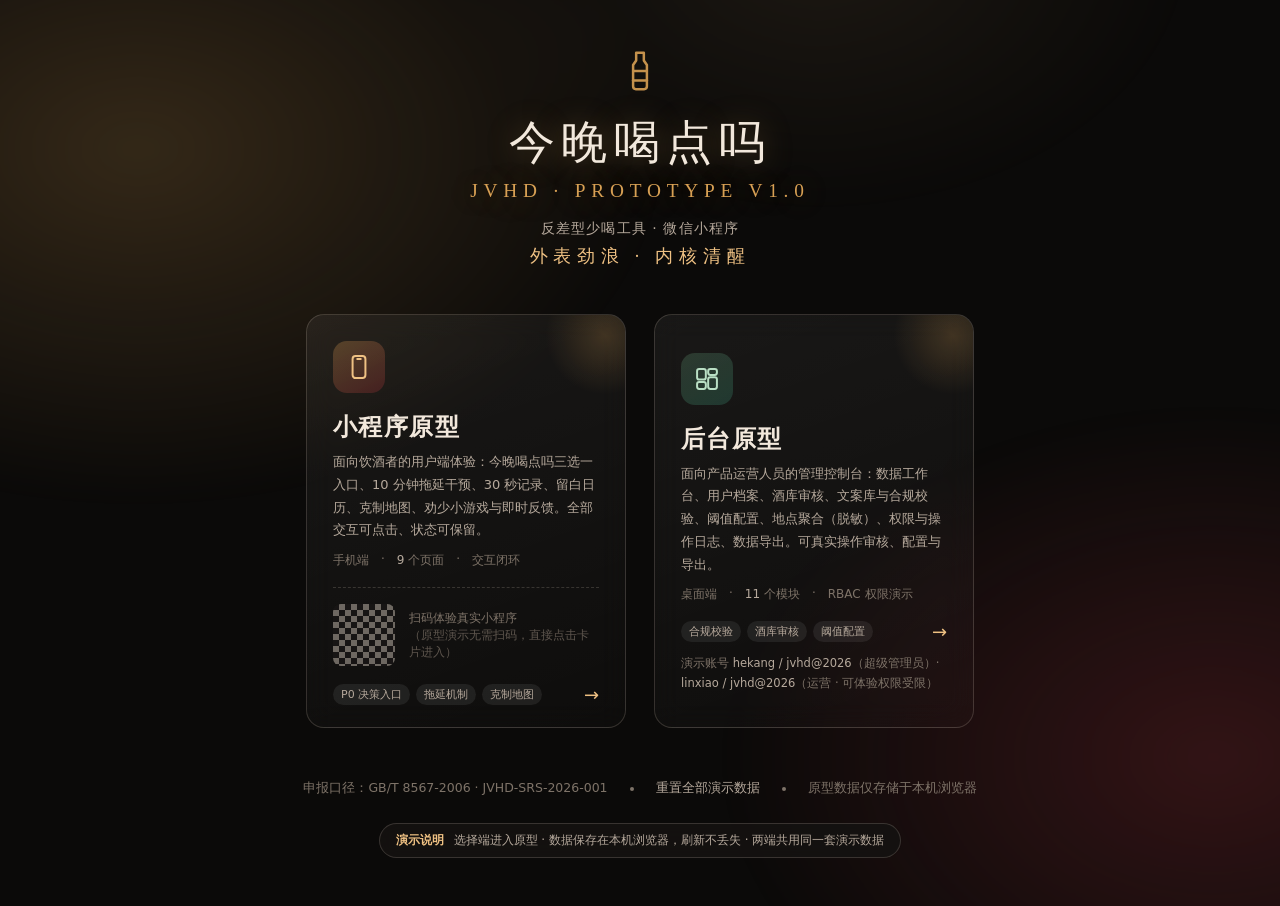
<file: index.html>
<!DOCTYPE html>
<html lang="zh-CN">
<head>
<meta charset="UTF-8">
<meta name="viewport" content="width=device-width, initial-scale=1">
<title>今晚喝点吗 · 产品原型</title>
<link rel="stylesheet" href="css/common.css?v=6">
<style>
  .launch-brand .logo-bottle { width: 46px; height: 46px; color: var(--wk-amber); display: block; margin: 0 auto 18px; opacity: .9; }
  .entry-card .meta { margin-top: 10px; font-size: 12px; color: var(--wk-text-3); display: flex; gap: 12px; }
  .entry-card .meta b { color: var(--wk-text-2); font-weight: 500; }
  .legend { display: none; }
</style>
</head>
<body>
<div class="launch">
  <div class="launch-brand">
    <svg class="logo-bottle" viewBox="0 0 24 24" fill="none" stroke="currentColor" stroke-width="1.3" stroke-linecap="round" stroke-linejoin="round">
      <path d="M10 2.5h4v4l1.6 2.4V20a1.5 1.5 0 0 1-1.5 1.5h-4.2A1.5 1.5 0 0 1 8.4 20V8.9L10 6.5v-4Z"/>
      <path d="M8.4 12h7.2"/><path d="M8.4 17h7.2"/>
    </svg>
    <div class="mark">今晚喝点吗<small>JVHD · PROTOTYPE V1.0</small></div>
    <div class="sub">反差型少喝工具 · 微信小程序</div>
    <div class="tagline">外表劲浪 · 内核清醒</div>
  </div>

  <div class="entry-grid">
    <button class="entry-card mini" data-go="mini">
      <span class="ec-corner"></span>
      <div class="ec-icon" id="ec-mini"></div>
      <h3>小程序原型</h3>
      <p>面向饮酒者的用户端体验：今晚喝点吗三选一入口、10 分钟拖延干预、30 秒记录、留白日历、克制地图、劝少小游戏与即时反馈。全部交互可点击、状态可保留。</p>
      <div class="meta"><span>手机端</span><span>·</span><span><b>9</b> 个页面</span><span>·</span><span>交互闭环</span></div>
      <div class="launch-qr">
        <div class="qr"></div>
        <div>扫码体验真实小程序<br><span style="opacity:.7">（原型演示无需扫码，直接点击卡片进入）</span></div>
      </div>
      <div class="ec-foot"><div class="ec-tags"><span class="ec-tag">P0 决策入口</span><span class="ec-tag">拖延机制</span><span class="ec-tag">克制地图</span></div><span class="ec-arrow">→</span></div>
    </button>

    <button class="entry-card admin" data-go="admin">
      <span class="ec-corner"></span>
      <div class="ec-icon" id="ec-admin"></div>
      <h3>后台原型</h3>
      <p>面向产品运营人员的管理控制台：数据工作台、用户档案、酒库审核、文案库与合规校验、阈值配置、地点聚合（脱敏）、权限与操作日志、数据导出。可真实操作审核、配置与导出。</p>
      <div class="meta"><span>桌面端</span><span>·</span><span><b>11</b> 个模块</span><span>·</span><span>RBAC 权限演示</span></div>
      <div class="ec-foot"><div class="ec-tags"><span class="ec-tag">合规校验</span><span class="ec-tag">酒库审核</span><span class="ec-tag">阈值配置</span></div><span class="ec-arrow">→</span></div>
      <div class="ec-acc">演示账号 <b>hekang / jvhd@2026</b>（超级管理员）· <b>linxiao / jvhd@2026</b>（运营 · 可体验权限受限）</div>
    </button>
  </div>

  <div class="launch-foot">
    <span>申报口径：GB/T 8567-2006 · JVHD-SRS-2026-001</span>
    <span class="dot"></span>
    <a href="#" id="reset-all" style="color:var(--wk-text-2); text-decoration:none;">重置全部演示数据</a>
    <span class="dot"></span>
    <span>原型数据仅存储于本机浏览器</span>
  </div>
</div>

<script src="js/core.js?v=13"></script>
<script>
  document.getElementById('ec-mini').innerHTML = Core.icon('phone', 28);
  document.getElementById('ec-admin').innerHTML = Core.icon('dashboard', 28);

  document.querySelectorAll('[data-go]').forEach(el => {
    el.addEventListener('click', () => {
      location.href = el.dataset.go + '/index.html';
    });
  });
  document.getElementById('reset-all').addEventListener('click', (e) => {
    e.preventDefault();
    Core.modal({
      title: '重置演示数据',
      body: '将清空本机保存的所有原型操作数据（记录、审核结果、阈值修改、登录状态等），恢复到初始演示状态。确定继续吗？',
      actions: [
        { label: '取消' },
        { label: '重置全部', cls: 'danger', onClick: () => { Core.resetAll(); Core.toast('已重置全部演示数据', { icon: 'check' }); } },
      ],
    });
  });

  // 演示提示
  const tip = document.createElement('div');
  tip.className = 'demo-tip';
  tip.innerHTML = '<b>演示说明</b> 选择端进入原型 · 数据保存在本机浏览器，刷新不丢失 · 两端共用同一套演示数据';
  document.querySelector('.launch, main').appendChild(tip);
</script>
</body>
</html>
</file>
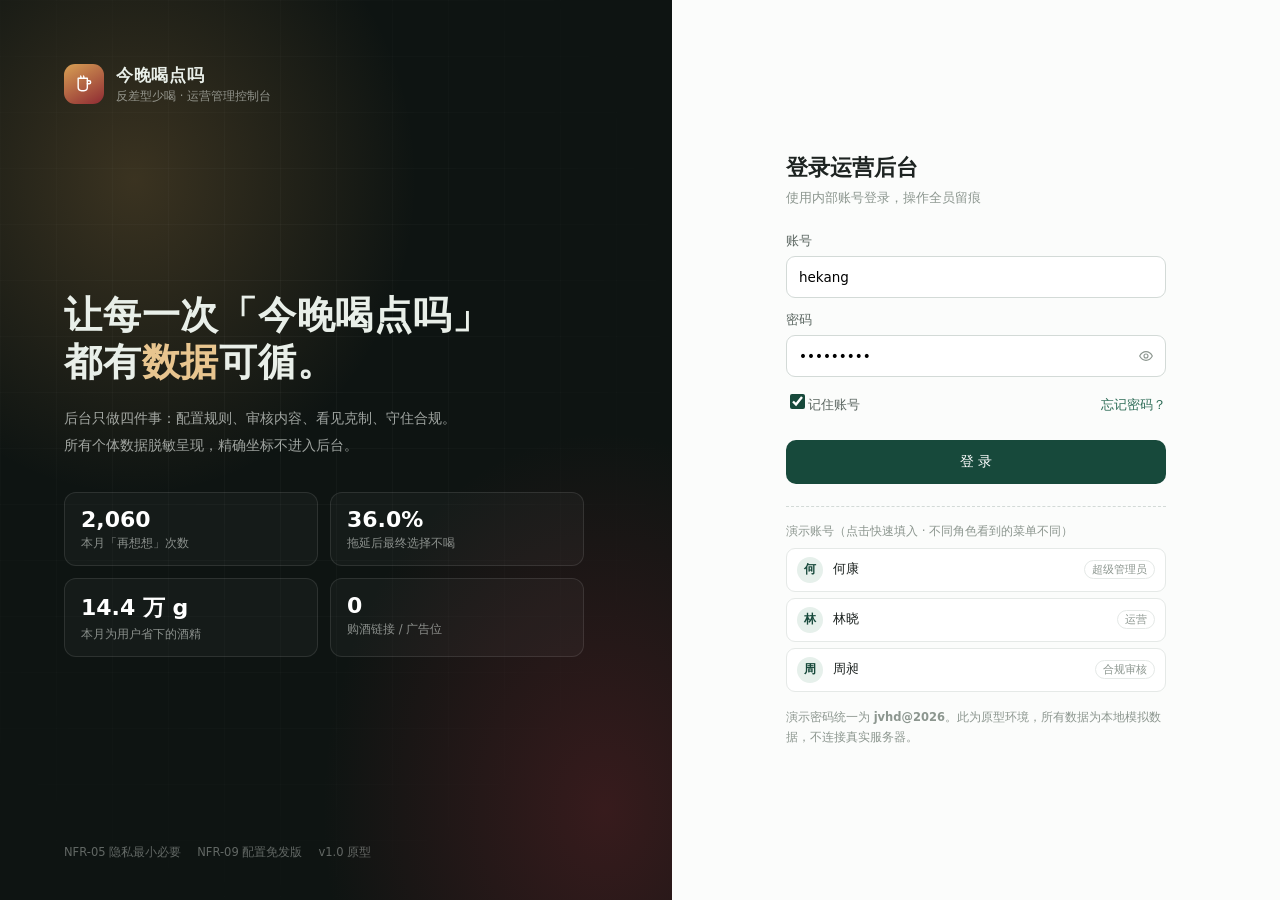
<file: admin/index.html>
<!DOCTYPE html>
<html lang="zh-CN">
<head>
<meta charset="UTF-8" />
<meta name="viewport" content="width=device-width, initial-scale=1" />
<title>今晚喝点吗 · 运营后台原型</title>
<link rel="stylesheet" href="../css/common.css?v=6" />
<link rel="stylesheet" href="../css/admin.css?v=5" />
</head>
<body>
<div id="app"></div>

<script src="../js/core.js?v=13"></script>
<script src="../js/mock.js?v=11"></script>
<script src="./app.js?v=5"></script>
</body>
</html>
</file>
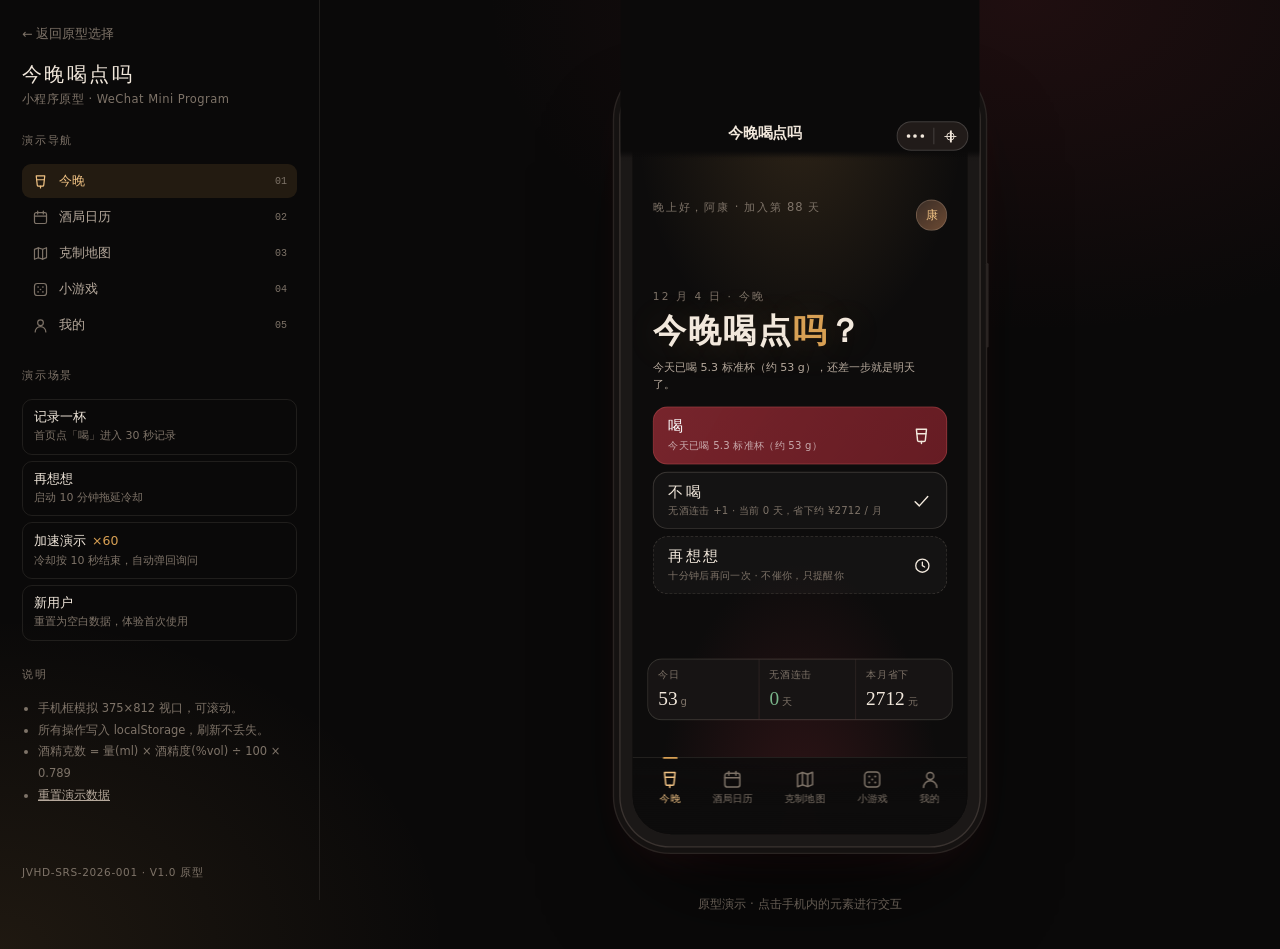
<file: mini/index.html>
<!DOCTYPE html>
<html lang="zh-CN">
<head>
<meta charset="UTF-8">
<meta name="viewport" content="width=device-width, initial-scale=1">
<title>今晚喝点吗 · 小程序原型</title>
<link rel="stylesheet" href="../css/common.css?v=6">
<link rel="stylesheet" href="../css/mini.css?v=21">
</head>
<body>
<div class="stage">
  <aside class="stage-side">
    <a class="stage-back" href="../index.html">← 返回原型选择</a>
    <div class="stage-title">
      <div class="st-mark">今晚喝点吗</div>
      <div class="st-sub">小程序原型 · WeChat Mini Program</div>
    </div>

    <div class="stage-sec">演示导航</div>
    <div class="stage-nav" id="stage-nav"></div>

    <div class="stage-sec">演示场景</div>
    <div class="stage-scenes">
      <button class="sc" data-scene="drink"><b>记录一杯</b><span>首页点「喝」进入 30 秒记录</span></button>
      <button class="sc" data-scene="cooldown"><b>再想想</b><span>启动 10 分钟拖延冷却</span></button>
      <button class="sc" data-scene="fuel"><span style="display:flex;gap:6px;align-items:center"><b>加速演示</b><b style="color:var(--wk-amber)">×60</b></span><span>冷却按 10 秒结束，自动弹回询问</span></button>
      <button class="sc" data-scene="newuser"><b>新用户</b><span>重置为空白数据，体验首次使用</span></button>
    </div>

    <div class="stage-sec">说明</div>
    <ul class="stage-notes">
      <li>手机框模拟 375×812 视口，可滚动。</li>
      <li>所有操作写入 localStorage，刷新不丢失。</li>
      <li>酒精克数 = 量(ml) × 酒精度(%vol) ÷ 100 × 0.789</li>
      <li><a href="#" data-reset>重置演示数据</a></li>
    </ul>
    <div class="stage-foot">JVHD-SRS-2026-001 · V1.0 原型</div>
  </aside>

  <main class="stage-main">
    <div class="phone-wrap">
      <div class="phone">
        <div class="phone-sb">
          <span class="sb-time" id="sb-time">21:12</span>
          <span class="sb-island"></span>
          <span class="sb-icons">
            <svg width="17" height="11" viewBox="0 0 17 11" fill="currentColor"><rect x="0" y="7" width="3" height="4" rx="1"/><rect x="4.5" y="5" width="3" height="6" rx="1"/><rect x="9" y="2.5" width="3" height="8.5" rx="1"/><rect x="13.5" y="0" width="3" height="11" rx="1" opacity=".45"/></svg>
            <svg width="16" height="11" viewBox="0 0 16 11" fill="none" stroke="currentColor" stroke-width="1.3" stroke-linecap="round"><path d="M1 3.6a10 10 0 0 1 14 0"/><path d="M3.4 6.2a6.6 6.6 0 0 1 9.2 0"/><path d="M5.8 8.7a3.2 3.2 0 0 1 4.4 0"/></svg>
            <svg width="25" height="12" viewBox="0 0 25 12" fill="none"><rect x=".6" y=".6" width="21" height="10.8" rx="3" stroke="currentColor" opacity=".45"/><rect x="2.3" y="2.3" width="15" height="7.4" rx="1.8" fill="currentColor"/><path d="M23 4.2v3.6a1.9 1.9 0 0 0 0-3.6Z" fill="currentColor" opacity=".45"/></svg>
          </span>
        </div>

        <div class="phone-body" id="mini-root">
          <div class="mini-loading">加载中…</div>
        </div>

        <div id="mini-modal-n" style="display:none">0</div>
        <div class="phone-topbar">
          <div class="phone-shade"></div>
          <div class="pt-bg"></div>
          <span class="pc-title" id="pc-title">今晚喝点吗</span>
          <button class="pc-dots" id="pc-menu" title="小程序菜单（模拟）">
            <svg width="18" height="18" viewBox="0 0 18 18"><circle cx="9" cy="9" r="7.6" stroke="currentColor" stroke-width="1.2" fill="none"/><circle cx="6.2" cy="9" r="1.05" fill="currentColor"/><circle cx="9" cy="9" r="1.05" fill="currentColor"/><circle cx="11.8" cy="9" r="1.05" fill="currentColor"/></svg>
          </button>
          <span class="pc-capsule"><span class="dots3"><i></i><i></i><i></i></span><span class="sep"></span><span class="target"><i></i></span></span>
        </div>
      </div>
      <div class="phone-hint" id="phone-hint">原型演示 · 点击手机内的元素进行交互</div>
    </div>
  </main>
</div>

<script src="../js/core.js?v=13"></script>
<script src="../js/mock.js?v=11"></script>
<script src="app.js?v=13"></script>
</body>
</html>
</file>
<file: css/common.css>
/* ============================================================
   今晚喝点吗 · 产品原型 公共样式
   两套设计语言：小程序端（暗色酒单 / 酒红琥珀）、后台端（浅色工作台 / 墨绿）
   ============================================================ */
:root {
  --serif: "Songti SC", "STSong", "Noto Serif SC", "Source Han Serif SC", Georgia, serif;
  --sans: "PingFang SC", "Hiragino Sans GB", "Microsoft YaHei", "Noto Sans SC", system-ui, -apple-system, sans-serif;
  --mono: "SF Mono", "JetBrains Mono", Menlo, Consolas, monospace;

  /* 小程序端 */
  --wk-bg: #0d0c0c;
  --wk-bg-2: #151313;
  --wk-card: #1d1a19;
  --wk-card-2: #262120;
  --wk-line: rgba(255, 236, 214, .09);
  --wk-line-2: rgba(255, 236, 214, .16);
  --wk-text: #f2e8dc;
  --wk-text-2: #b6a99c;
  --wk-text-3: #7e7368;
  --wk-amber: #d8a054;
  --wk-amber-2: #efc183;
  --wk-wine: #8e2a33;
  --wk-wine-2: #b04048;
  --wk-green: #79b58a;

  /* 后台端 */
  --ad-bg: #f3f5f4;
  --ad-card: #ffffff;
  --ad-line: #e5e9e7;
  --ad-line-2: #d3dad7;
  --ad-text: #1d2321;
  --ad-text-2: #5b6661;
  --ad-text-3: #8c968f;
  --ad-primary: #17493b;
  --ad-primary-2: #2f6d58;
  --ad-primary-soft: #e6f0eb;
  --ad-amber: #c98a2e;
  --ad-amber-soft: #fbf1de;
  --ad-red: #c1443c;
  --ad-red-soft: #fbeceb;
  --ad-green: #2f7d52;
  --ad-green-soft: #e6f3ea;
  --ad-blue: #2f6299;
  --ad-blue-soft: #e9f0f8;

  --radius: 12px;
  --shadow-pop: 0 24px 60px -20px rgba(0, 0, 0, .45);
}

* { box-sizing: border-box; }
html, body { margin: 0; padding: 0; }
body {
  font-family: var(--sans);
  -webkit-font-smoothing: antialiased;
  text-rendering: optimizeLegibility;
  color: var(--ad-text);
  background: #fff;
}
button { font-family: inherit; cursor: pointer; border: none; background: none; color: inherit; }
input, select, textarea { font-family: inherit; }
a { color: inherit; }
.hidden { display: none !important; }

/* ---------- Toast ---------- */
.toast-wrap {
  position: fixed; left: 50%; top: 84px; transform: translateX(-50%);
  z-index: 99999; display: flex; flex-direction: column; gap: 8px; align-items: center;
  pointer-events: none;
}
/* 小程序舞台内：跟随手机壳居中偏下，避免遮挡 tabbar */
.toast-wrap.in-phone { top: auto; bottom: 132px; left: 0; right: 0; transform: none; }
.phone .toast { max-width: 300px; text-align: center; font-size: 12.5px; }
.toast {
  background: rgba(24, 24, 24, .92); color: #fff; font-size: 13px;
  padding: 10px 16px; border-radius: 999px; max-width: 80vw;
  box-shadow: 0 10px 30px -10px rgba(0, 0, 0, .5);
  animation: toastIn .22s ease, toastOut .3s ease 2.1s forwards;
  display: flex; align-items: center; gap: 8px;
}
.toast .ti { width: 16px; height: 16px; }
@keyframes toastIn { from { opacity: 0; transform: translateY(8px); } to { opacity: 1; transform: none; } }
@keyframes toastOut { to { opacity: 0; transform: translateY(-6px); } }

/* ---------- 通用弹窗（后台复用） ---------- */
.modal-mask {
  position: fixed; inset: 0; background: rgba(15, 20, 18, .42);
  display: flex; align-items: center; justify-content: center; z-index: 9000;
  animation: fadeIn .16s ease; padding: 24px;
}
@keyframes fadeIn { from { opacity: 0; } to { opacity: 1; } }
.modal {
  background: #fff; border-radius: 14px; width: 520px; max-width: 100%;
  max-height: 86vh; display: flex; flex-direction: column;
  box-shadow: 0 30px 80px -30px rgba(0, 0, 0, .4);
  animation: modalIn .2s cubic-bezier(.2, .9, .3, 1.2);
}
@keyframes modalIn { from { opacity: 0; transform: translateY(12px) scale(.98); } to { opacity: 1; transform: none; } }
.modal-header { padding: 18px 22px 12px; font-size: 16px; font-weight: 600; display: flex; justify-content: space-between; align-items: center; }
.modal-body { padding: 4px 22px 8px; overflow: auto; font-size: 13.5px; color: var(--ad-text-2); line-height: 1.7; }
.modal-footer { padding: 14px 22px 18px; display: flex; justify-content: flex-end; gap: 10px; }
.btn {
  height: 34px; padding: 0 16px; border-radius: 8px; font-size: 13px; font-weight: 500;
  border: 1px solid var(--ad-line-2); background: #fff; color: var(--ad-text);
  transition: all .15s ease; display: inline-flex; align-items: center; gap: 6px; white-space: nowrap;
}
.btn:hover { border-color: var(--ad-text-3); }
.btn.primary { background: var(--ad-primary); border-color: var(--ad-primary); color: #fff; }
.btn.primary:hover { background: var(--ad-primary-2); border-color: var(--ad-primary-2); }
.btn.danger { color: var(--ad-red); border-color: #ecc9c6; }
.btn.danger:hover { background: var(--ad-red-soft); }
.btn.ghost { border-color: transparent; background: transparent; color: var(--ad-text-2); }
.btn.ghost:hover { background: var(--ad-bg); }
.btn.sm { height: 28px; padding: 0 10px; font-size: 12px; }
.btn[disabled] { opacity: .45; cursor: not-allowed; }

/* ---------- 滚动条（后台） ---------- */
.ma-scroll::-webkit-scrollbar { width: 8px; height: 8px; }
.ma-scroll::-webkit-scrollbar-thumb { background: #cdd5d1; border-radius: 8px; }
.ma-scroll::-webkit-scrollbar-track { background: transparent; }

/* ============================================================
   启动页 index
   ============================================================ */
.launch {
  min-height: 100vh; background: #0b0a09; color: var(--wk-text);
  position: relative; overflow: hidden;
  display: flex; flex-direction: column; align-items: center; justify-content: center;
  padding: 48px 24px;
}
.launch::before {
  content: ""; position: absolute; inset: -20%;
  background:
    radial-gradient(42% 40% at 22% 26%, rgba(216, 160, 84, .20), transparent 70%),
    radial-gradient(38% 38% at 82% 74%, rgba(142, 42, 51, .30), transparent 72%),
    radial-gradient(30% 30% at 60% 10%, rgba(239, 193, 131, .08), transparent 70%);
  filter: blur(10px);
  animation: glow 16s ease-in-out infinite alternate;
}
@keyframes glow { from { transform: scale(1) translate(0, 0); } to { transform: scale(1.08) translate(2%, -2%); } }
.launch > * { position: relative; z-index: 1; }
.launch-brand { text-align: center; margin-bottom: 46px; }
.launch-brand .mark {
  font-family: var(--serif); font-size: 46px; letter-spacing: .14em; color: var(--wk-text);
  text-shadow: 0 2px 30px rgba(216, 160, 84, .35);
}
.launch-brand .mark small { font-size: .42em; color: var(--wk-amber); letter-spacing: .3em; display: block; margin-top: 6px; }
.launch-brand .sub { margin-top: 18px; font-size: 14px; color: var(--wk-text-2); letter-spacing: .08em; }
.launch-brand .tagline { margin-top: 6px; font-family: var(--serif); font-size: 18px; color: var(--wk-amber-2); letter-spacing: .32em; }
.entry-grid { display: grid; grid-template-columns: repeat(2, 320px); gap: 28px; }
.entry-card {
  border: 1px solid var(--wk-line-2); border-radius: 18px; padding: 26px 26px 22px;
  background: linear-gradient(160deg, rgba(255, 255, 255, .06), rgba(255, 255, 255, .015));
  backdrop-filter: blur(14px); text-align: left; color: var(--wk-text);
  transition: transform .25s cubic-bezier(.2, .8, .3, 1), border-color .25s, box-shadow .25s;
  position: relative; overflow: hidden;
}
.entry-card:hover { transform: translateY(-6px); border-color: rgba(239, 193, 131, .5); box-shadow: 0 30px 60px -30px rgba(216, 160, 84, .55); }
.entry-card:active { transform: translateY(-2px) scale(.995); }
.entry-card .ec-icon { width: 52px; height: 52px; border-radius: 14px; display: flex; align-items: center; justify-content: center; margin-bottom: 18px; }
.entry-card .ec-icon svg { width: 28px; height: 28px; }
.entry-card.mini .ec-icon { background: linear-gradient(150deg, rgba(216, 160, 84, .28), rgba(142, 42, 51, .35)); color: var(--wk-amber-2); }
.entry-card.admin .ec-icon { background: linear-gradient(150deg, rgba(121, 181, 138, .22), rgba(47, 109, 88, .4)); color: #b9dfc4; }
.entry-card h3 { font-family: var(--serif); font-size: 24px; margin: 0 0 8px; letter-spacing: .06em; font-weight: 600; }
.entry-card p { margin: 0; font-size: 13px; line-height: 1.75; color: var(--wk-text-2); min-height: 68px; }
.entry-card .ec-foot { margin-top: 18px; display: flex; align-items: center; justify-content: space-between; }
.entry-card .ec-tags { display: flex; flex-wrap: wrap; gap: 6px; }
.entry-card .ec-tag { font-size: 11px; padding: 3px 8px; border-radius: 999px; background: rgba(255, 255, 255, .07); color: var(--wk-text-2); }
.entry-card .ec-arrow { font-size: 18px; color: var(--wk-amber-2); transition: transform .2s; }
.entry-card:hover .ec-arrow { transform: translateX(4px); }
.entry-card .ec-corner { position: absolute; right: -40px; top: -40px; width: 120px; height: 120px; border-radius: 50%; background: radial-gradient(circle, rgba(216, 160, 84, .22), transparent 70%); }
.launch-foot { margin-top: 52px; display: flex; gap: 22px; align-items: center; color: var(--wk-text-3); font-size: 12.5px; flex-wrap: wrap; justify-content: center; }
.launch-foot .dot { width: 4px; height: 4px; border-radius: 50%; background: var(--wk-text-3); }
.launch-foot .kbd { font-family: var(--mono); font-size: 11px; border: 1px solid var(--wk-line-2); padding: 1px 6px; border-radius: 5px; color: var(--wk-text-2); }
@media (max-width: 760px) { .entry-grid { grid-template-columns: 1fr; width: 100%; max-width: 360px; } .launch-brand .mark { font-size: 34px; } }

/* 入口卡片内的二维码 / 小程序码占位 */
.launch-qr { display: flex; align-items: center; gap: 14px; margin-top: 18px; padding-top: 16px; border-top: 1px dashed var(--wk-line-2); color: var(--wk-text-3); font-size: 12px; }
.launch-qr .qr { width: 62px; height: 62px; border-radius: 8px; background: repeating-conic-gradient(#c9bfb2 0 25%, #1d1a19 0 50%) 0 0/12px 12px; opacity: .5; flex: none; }

/* ---------- 演示引导提示条 ---------- */
.demo-tip {
  position: static; margin: 26px auto 0; width: fit-content; max-width: 92%; z-index: 1;
  background: rgba(20, 18, 17, .9); color: var(--wk-text-2); font-size: 12px;
  padding: 8px 16px; border-radius: 999px; border: 1px solid var(--wk-line-2);
  display: flex; gap: 10px; align-items: center; backdrop-filter: blur(10px);
  animation: fadeIn .3s ease;
}
.demo-tip b { color: var(--wk-amber-2); font-weight: 600; }
.demo-tip .x { color: var(--wk-text-3); cursor: pointer; padding: 0 2px; }

/* 启动页：后台演示账号 */
.ec-acc { margin-top: 12px; font-size: 11.5px; color: var(--wk-text-3); line-height: 1.7; }
.ec-acc b { color: var(--wk-text-2); font-weight: 500; }
</file>
<file: css/admin.css>
/* ============================================================
   后台管理原型 · 浅色工作台（墨绿主色）
   ============================================================ */
body {
  background: var(--ad-bg); color: var(--ad-text);
  font-size: 13px; min-height: 100vh;
  -webkit-font-smoothing: antialiased;
}
a { text-decoration: none; }
.ic { flex: none; vertical-align: -3px; }

/* ---------------- 登录页 ---------------- */
.login {
  min-height: 100vh; display: grid; grid-template-columns: 1.05fr .95fr;
}
.login-left {
  background:
    radial-gradient(60% 50% at 20% 20%, rgba(216,160,84,.22), transparent 70%),
    radial-gradient(60% 60% at 90% 90%, rgba(142,42,51,.32), transparent 70%),
    #0e1412;
  color: #e9efe9; padding: 64px 64px 40px; display: flex; flex-direction: column; position: relative; overflow: hidden;
}
.login-left::after {
  content: ''; position: absolute; inset: 0;
  background-image: linear-gradient(rgba(255,255,255,.035) 1px, transparent 1px), linear-gradient(90deg, rgba(255,255,255,.035) 1px, transparent 1px);
  background-size: 56px 56px; mask-image: radial-gradient(70% 70% at 40% 40%, #000, transparent);
}
.login-left > * { position: relative; z-index: 1; }
.ll-brand { display: flex; align-items: center; gap: 12px; }
.ll-brand .lg { width: 40px; height: 40px; border-radius: 11px; background: linear-gradient(150deg, #d8a054, #8e2a33); display: flex; align-items: center; justify-content: center; color: #fff; }
.ll-brand .t { font-size: 17px; font-weight: 600; letter-spacing: .04em; }
.ll-brand .s { font-size: 11.5px; color: rgba(233,239,233,.55); margin-top: 2px; }
.ll-mid { margin: auto 0; }
.ll-mid h1 { font-size: 38px; line-height: 1.25; margin: 0 0 18px; font-weight: 600; letter-spacing: .02em; }
.ll-mid h1 em { font-style: normal; color: #e8c58f; }
.ll-mid p { font-size: 14px; line-height: 1.9; color: rgba(233,239,233,.66); max-width: 460px; margin: 0; }
.ll-feats { display: grid; grid-template-columns: repeat(2, minmax(0,1fr)); gap: 12px; margin-top: 34px; max-width: 520px; }
.ll-feat { border: 1px solid rgba(255,255,255,.1); border-radius: 12px; padding: 14px 16px; background: rgba(255,255,255,.03); }
.ll-feat .k { font-size: 22px; font-weight: 600; color: #fff; font-variant-numeric: tabular-nums; }
.ll-feat .d { font-size: 11.5px; color: rgba(233,239,233,.55); margin-top: 4px; }
.ll-foot { font-size: 11.5px; color: rgba(233,239,233,.38); display: flex; gap: 16px; }
.login-right { display: flex; align-items: center; justify-content: center; padding: 40px; background: #fbfcfb; }
.login-box { width: 380px; }
.login-box h2 { font-size: 22px; margin: 0 0 6px; }
.login-box .sub { color: var(--ad-text-3); font-size: 13px; margin-bottom: 26px; }
.frm { display: flex; flex-direction: column; gap: 14px; }
.frm label { font-size: 12.5px; color: var(--ad-text-2); display: block; margin-bottom: 6px; }
.frm input, .frm select { width: 100%; height: 42px; border: 1px solid var(--ad-line-2); border-radius: 9px; padding: 0 12px; font-size: 13.5px; background: #fff; outline: none; transition: border-color .15s, box-shadow .15s; }
.frm input:focus, .frm select:focus { border-color: var(--ad-primary-2); box-shadow: 0 0 0 3px rgba(47,109,88,.12); }
.frm .pw { position: relative; }
.frm .pw button { position: absolute; right: 8px; top: 8px; width: 26px; height: 26px; color: var(--ad-text-3); }
.frm-row { display: flex; align-items: center; justify-content: space-between; font-size: 12.5px; color: var(--ad-text-2); }
.chk { display: inline-flex; align-items: center; gap: 7px; cursor: pointer; }
.chk input { width: 15px; height: 15px; accent-color: var(--ad-primary); }
.login-btn { width: 100%; height: 44px; border-radius: 10px; background: var(--ad-primary); color: #fff; font-size: 14px; font-weight: 500; margin-top: 6px; transition: background .15s; }
.login-btn:hover { background: var(--ad-primary-2); }
.login-demo { margin-top: 22px; border-top: 1px dashed var(--ad-line-2); padding-top: 16px; }
.login-demo .t { font-size: 12px; color: var(--ad-text-3); margin-bottom: 8px; }
.demo-acc { display: flex; flex-direction: column; gap: 6px; }
.demo-acc button { display: flex; align-items: center; gap: 10px; padding: 8px 10px; border: 1px solid var(--ad-line); border-radius: 9px; text-align: left; font-size: 12.5px; background: #fff; }
.demo-acc button:hover { border-color: var(--ad-primary-2); background: var(--ad-primary-soft); }
.demo-acc .an { width: 26px; height: 26px; border-radius: 50%; background: var(--ad-primary-soft); color: var(--ad-primary); display: flex; align-items: center; justify-content: center; font-size: 12px; font-weight: 600; flex: none; }
.demo-acc .role { margin-left: auto; font-size: 11px; color: var(--ad-text-3); border: 1px solid var(--ad-line); padding: 1px 7px; border-radius: 999px; }
.login-tip { margin-top: 16px; font-size: 11.5px; color: var(--ad-text-3); line-height: 1.7; }

/* ---------------- 外壳 ---------------- */
.shell { display: flex; min-height: 100vh; }
.side {
  width: 228px; flex: none; background: #0f1a17; color: #c9d5d0; position: sticky; top: 0; height: 100vh;
  display: flex; flex-direction: column; z-index: 100;
}
.side-brand { padding: 20px 18px 16px; display: flex; align-items: center; gap: 10px; border-bottom: 1px solid rgba(255,255,255,.06); }
.side-brand .lg { width: 32px; height: 32px; border-radius: 9px; background: linear-gradient(150deg, #d8a054, #8e2a33); display: flex; align-items: center; justify-content: center; color: #fff; }
.side-brand .t { font-size: 14px; color: #fff; font-weight: 600; }
.side-brand .t small { display: block; font-size: 10px; color: rgba(201,213,208,.5); font-weight: 400; margin-top: 2px; letter-spacing: .08em; }
.side-nav { flex: 1; overflow-y: auto; padding: 12px 10px 20px; }
.side-nav::-webkit-scrollbar { width: 5px; }
.side-nav::-webkit-scrollbar-thumb { background: rgba(255,255,255,.1); border-radius: 5px; }
.nav-grp { font-size: 10.5px; color: rgba(201,213,208,.38); letter-spacing: .14em; padding: 14px 10px 6px; }
.nav-item {
  display: flex; align-items: center; gap: 10px; padding: 9px 10px; border-radius: 8px; color: #c9d5d0; font-size: 13px;
  cursor: pointer; transition: background .15s, color .15s; width: 100%; text-align: left; position: relative;
}
.nav-item:hover { background: rgba(255,255,255,.05); color: #fff; }
.nav-item.on { background: rgba(47,109,88,.32); color: #fff; }
.nav-item.on::before { content: ''; position: absolute; left: -10px; top: 8px; bottom: 8px; width: 3px; border-radius: 0 3px 3px 0; background: #e0b06a; }
.nav-item .ic { color: rgba(201,213,208,.62); }
.nav-item.on .ic { color: #e0b06a; }
.nav-item .badge { margin-left: auto; font-size: 10.5px; background: #b3593f; color: #fff; padding: 0 6px; height: 17px; line-height: 17px; border-radius: 9px; font-variant-numeric: tabular-nums; }
.side-user { border-top: 1px solid rgba(255,255,255,.06); padding: 12px 14px; display: flex; align-items: center; gap: 10px; }
.side-user .av { width: 30px; height: 30px; border-radius: 50%; background: rgba(224,176,106,.18); color: #e0b06a; display: flex; align-items: center; justify-content: center; font-size: 12px; font-weight: 600; flex: none; }
.side-user .n { font-size: 12.5px; color: #fff; }
.side-user .r { font-size: 10.5px; color: rgba(201,213,208,.5); margin-top: 2px; }
.side-user .out { margin-left: auto; color: rgba(201,213,208,.5); }
.side-user .out:hover { color: #fff; }
.side-fold { display: none; }

/* 主区 */
.main { flex: 1; min-width: 0; display: flex; flex-direction: column; }
.topbar {
  height: 58px; background: #fff; border-bottom: 1px solid var(--ad-line); display: flex; align-items: center;
  gap: 16px; padding: 0 24px; position: sticky; top: 0; z-index: 50;
}
.crumb { font-size: 12.5px; color: var(--ad-text-3); display: flex; align-items: center; gap: 6px; }
.crumb b { color: var(--ad-text); font-weight: 600; font-size: 14px; }
.env { font-size: 11px; padding: 2px 8px; border-radius: 999px; background: var(--ad-amber-soft); color: var(--ad-amber); border: 1px solid #f0dcb8; }
.top-search { margin-left: auto; display: flex; align-items: center; gap: 8px; background: var(--ad-bg); border: 1px solid var(--ad-line); border-radius: 8px; height: 34px; padding: 0 10px; width: 260px; color: var(--ad-text-3); }
.top-search input { border: none; background: none; outline: none; font-size: 12.5px; flex: 1; color: var(--ad-text); }
.top-ico { width: 34px; height: 34px; border-radius: 8px; display: flex; align-items: center; justify-content: center; color: var(--ad-text-2); position: relative; }
.top-ico:hover { background: var(--ad-bg); }
.top-ico .dot { position: absolute; right: 7px; top: 7px; width: 7px; height: 7px; border-radius: 50%; background: var(--ad-red); border: 1.5px solid #fff; }
.top-user { display: flex; align-items: center; gap: 8px; padding-left: 14px; border-left: 1px solid var(--ad-line); font-size: 12.5px; color: var(--ad-text); }
.top-user .av { width: 28px; height: 28px; border-radius: 50%; background: var(--ad-primary-soft); color: var(--ad-primary); display: flex; align-items: center; justify-content: center; font-size: 12px; font-weight: 600; }
.content { padding: 20px 24px 40px; flex: 1; }
.page-head { display: flex; align-items: flex-start; justify-content: space-between; gap: 16px; margin-bottom: 16px; flex-wrap: wrap; }
.page-head h1 { font-size: 19px; margin: 0; font-weight: 600; letter-spacing: .01em; }
.page-head p { margin: 6px 0 0; font-size: 12.5px; color: var(--ad-text-3); line-height: 1.7; max-width: 760px; }
.page-actions { display: flex; gap: 8px; flex-wrap: wrap; }

/* 卡片 / 网格 */
.grid { display: grid; gap: 14px; }
.g4 { grid-template-columns: repeat(4, minmax(0, 1fr)); }
.g3 { grid-template-columns: repeat(3, minmax(0, 1fr)); }
.g2 { grid-template-columns: repeat(2, minmax(0, 1fr)); }
.g23 { grid-template-columns: minmax(0, 2fr) minmax(0, 1fr); }
.g32 { grid-template-columns: minmax(0, 3fr) minmax(0, 2fr); }
.card2 { background: #fff; border: 1px solid var(--ad-line); border-radius: 12px; }
.card2-h { padding: 14px 16px; border-bottom: 1px solid var(--ad-line); display: flex; align-items: center; justify-content: space-between; gap: 10px; }
.card2-h .t { font-size: 13.5px; font-weight: 600; display: flex; align-items: center; gap: 8px; }
.card2-h .s { font-size: 11.5px; color: var(--ad-text-3); font-weight: 400; }
.card2-b { padding: 16px; }
.card2-b.flush { padding: 0; }

.kpi { background: #fff; border: 1px solid var(--ad-line); border-radius: 12px; padding: 16px 16px 14px; position: relative; overflow: hidden; }
.kpi .k { font-size: 12px; color: var(--ad-text-3); display: flex; align-items: center; gap: 6px; }
.kpi .v { font-size: 28px; font-weight: 600; margin-top: 10px; letter-spacing: -.01em; font-variant-numeric: tabular-nums; }
.kpi .v small { font-size: 13px; font-weight: 400; color: var(--ad-text-3); margin-left: 3px; }
.kpi .d { margin-top: 8px; font-size: 11.5px; color: var(--ad-text-3); display: flex; align-items: center; gap: 6px; }
.delta { font-size: 11.5px; font-weight: 500; padding: 1px 6px; border-radius: 5px; display: inline-flex; align-items: center; gap: 2px; }
.delta.up { color: var(--ad-green); background: var(--ad-green-soft); }
.delta.down { color: var(--ad-red); background: var(--ad-red-soft); }
.delta.flat { color: var(--ad-text-2); background: var(--ad-bg); }
.kpi .spark { position: absolute; right: 12px; top: 14px; opacity: .9; }

/* 图表 */
.chart { width: 100%; display: block; overflow: visible; }
.chart text { font-family: var(--sans); }
.legend { display: flex; gap: 14px; flex-wrap: wrap; font-size: 11.5px; color: var(--ad-text-2); }
.legend i { width: 8px; height: 8px; border-radius: 2px; display: inline-block; margin-right: 5px; vertical-align: 0; }
.legend i.line { height: 3px; border-radius: 2px; vertical-align: 2px; }

/* 表格 */
.tbl-wrap { overflow: auto; width: 100%; }
table.tbl { width: 100%; border-collapse: collapse; font-size: 12.5px; }
.tbl th {
  text-align: left; font-weight: 500; color: var(--ad-text-3); background: #fafbfa; height: 40px; padding: 0 14px;
  border-bottom: 1px solid var(--ad-line); white-space: nowrap; position: sticky; top: 0; z-index: 1; font-size: 12px;
}
.tbl td { height: 46px; padding: 0 14px; border-bottom: 1px solid #f0f2f1; color: var(--ad-text); white-space: nowrap; }
.tbl tbody tr { transition: background .12s; }
.tbl tbody tr:hover td { background: #fafcfb; }
.tbl tbody tr.sel td { background: #f1f7f4; }
.tbl .num { font-variant-numeric: tabular-nums; }
.tbl .sub { color: var(--ad-text-3); font-size: 11.5px; }
.tbl .ops { display: flex; gap: 6px; }
.tbl .ops a { color: var(--ad-primary-2); cursor: pointer; font-size: 12.5px; }
.tbl .ops a:hover { text-decoration: underline; }
.tbl .ops a.danger { color: var(--ad-red); }
.tbl-empty { padding: 50px 20px; text-align: center; color: var(--ad-text-3); font-size: 13px; }
.tbl-empty .ic { margin-bottom: 10px; color: var(--ad-line-2); }
.rowh { cursor: pointer; }

/* 徽章 */
.tag-badge { font-size: 11px; padding: 2px 8px; border-radius: 999px; display: inline-flex; align-items: center; gap: 4px; white-space: nowrap; line-height: 18px; }
.tb-green { color: var(--ad-green); background: var(--ad-green-soft); }
.tb-red { color: var(--ad-red); background: var(--ad-red-soft); }
.tb-amber { color: var(--ad-amber); background: var(--ad-amber-soft); }
.tb-blue { color: var(--ad-blue); background: var(--ad-blue-soft); }
.tb-gray { color: var(--ad-text-2); background: #eef1ef; }
.tb-purple { color: #6d4f9c; background: #f0ecf8; }
.dotb { width: 6px; height: 6px; border-radius: 50%; display: inline-block; }
.mono { font-family: var(--mono); font-variant-numeric: tabular-nums; letter-spacing: -.01em; font-size: 12px; }

/* 工具条 */
.toolbar { display: flex; align-items: center; gap: 8px; flex-wrap: wrap; padding: 12px 14px; border-bottom: 1px solid var(--ad-line); }
.toolbar .grow { flex: 1; }
.input-sm { height: 32px; border: 1px solid var(--ad-line-2); border-radius: 8px; padding: 0 10px; font-size: 12.5px; outline: none; background: #fff; color: var(--ad-text); }
.input-sm:focus { border-color: var(--ad-primary-2); box-shadow: 0 0 0 3px rgba(47,109,88,.1); }
.tabs { display: flex; gap: 2px; background: var(--ad-bg); padding: 3px; border-radius: 9px; }
.tabs button { height: 28px; padding: 0 12px; border-radius: 7px; font-size: 12.5px; color: var(--ad-text-2); }
.tabs button.on { background: #fff; color: var(--ad-text); box-shadow: 0 1px 2px rgba(0,0,0,.06); font-weight: 500; }
.search-box { display: flex; align-items: center; gap: 6px; height: 32px; border: 1px solid var(--ad-line-2); border-radius: 8px; padding: 0 9px; width: 240px; color: var(--ad-text-3); background: #fff; }
.search-box input { border: none; outline: none; flex: 1; font-size: 12.5px; color: var(--ad-text); background: none; }
.pager { display: flex; align-items: center; justify-content: space-between; padding: 12px 14px; border-top: 1px solid var(--ad-line); font-size: 12.5px; color: var(--ad-text-2); }
.pager .pgs { display: flex; gap: 4px; }
.pager .pgs button { min-width: 28px; height: 28px; border: 1px solid var(--ad-line-2); border-radius: 7px; font-size: 12.5px; color: var(--ad-text-2); background: #fff; }
.pager .pgs button.on { border-color: var(--ad-primary); color: #fff; background: var(--ad-primary); }

/* 描述列表 */
.dl2 { display: grid; grid-template-columns: repeat(2, minmax(0,1fr)); gap: 2px 18px; font-size: 12.5px; }
.dl2 .r { display: flex; justify-content: space-between; padding: 9px 0; border-bottom: 1px dashed #edf0ee; gap: 12px; }
.dl2 .r .k { color: var(--ad-text-3); }
.dl2 .r .v { color: var(--ad-text); text-align: right; }
.dl2.one { grid-template-columns: 1fr; }

/* 抽屉 */
.drawer-mask { position: fixed; inset: 0; background: rgba(15,20,18,.38); z-index: 9000; animation: fadeIn .16s; }
.drawer {
  position: fixed; top: 0; right: 0; bottom: 0; width: 520px; max-width: 92vw; background: #fff; z-index: 9001;
  display: flex; flex-direction: column; box-shadow: -20px 0 60px -30px rgba(0,0,0,.35);
  animation: drawerIn .24s cubic-bezier(.2,.85,.3,1);
}
@keyframes drawerIn { from { transform: translateX(30px); opacity: .5; } to { transform: none; opacity: 1; } }
.drawer-h { padding: 18px 22px 14px; border-bottom: 1px solid var(--ad-line); display: flex; align-items: flex-start; justify-content: space-between; gap: 12px; }
.drawer-h .t { font-size: 16px; font-weight: 600; }
.drawer-h .s { font-size: 12px; color: var(--ad-text-3); margin-top: 5px; }
.drawer-b { padding: 18px 22px 30px; overflow: auto; flex: 1; }
.drawer-f { padding: 12px 22px; border-top: 1px solid var(--ad-line); display: flex; justify-content: flex-end; gap: 8px; }
.sec-h { font-size: 12.5px; font-weight: 600; margin: 20px 0 10px; display: flex; align-items: center; gap: 8px; }
.sec-h:first-child { margin-top: 0; }
.sec-h::before { content: ''; width: 3px; height: 12px; border-radius: 2px; background: var(--ad-primary); }

/* 表单（后台） */
.form-grid { display: grid; grid-template-columns: 1fr 1fr; gap: 14px; }
.form-grid .full { grid-column: 1 / -1; }
.fg label { display: block; font-size: 12px; color: var(--ad-text-2); margin-bottom: 6px; }
.fg label .req { color: var(--ad-red); }
.fg input, .fg select, .fg textarea { width: 100%; height: 36px; border: 1px solid var(--ad-line-2); border-radius: 8px; padding: 0 10px; font-size: 13px; outline: none; color: var(--ad-text); background: #fff; }
.fg textarea { height: auto; padding: 9px 10px; resize: vertical; line-height: 1.6; min-height: 72px; }
.fg input:focus, .fg select:focus, .fg textarea:focus { border-color: var(--ad-primary-2); box-shadow: 0 0 0 3px rgba(47,109,88,.1); }
.fg input.invalid, .fg textarea.invalid { border-color: var(--ad-red); box-shadow: 0 0 0 3px rgba(193,68,60,.1); }
.fg .hint { font-size: 11.5px; color: var(--ad-text-3); margin-top: 5px; line-height: 1.6; }
.fg .err { font-size: 11.5px; color: var(--ad-red); margin-top: 5px; }
.radios { display: flex; gap: 8px; flex-wrap: wrap; }
.radios label { display: inline-flex; align-items: center; gap: 7px; border: 1px solid var(--ad-line-2); border-radius: 8px; padding: 7px 11px; font-size: 12.5px; cursor: pointer; color: var(--ad-text-2); height: auto; margin: 0; }
.radios label:has(input:checked) { border-color: var(--ad-primary); color: var(--ad-primary); background: var(--ad-primary-soft); }
.radios input { width: 14px; height: 14px; accent-color: var(--ad-primary); }
.sw2 { width: 40px; height: 23px; border-radius: 999px; background: #d9dfdc; position: relative; transition: background .18s; flex: none; }
.sw2::after { content: ''; position: absolute; top: 2.5px; left: 2.5px; width: 18px; height: 18px; border-radius: 50%; background: #fff; transition: transform .18s; box-shadow: 0 1px 3px rgba(0,0,0,.2); }
.sw2.on { background: var(--ad-primary); }
.sw2.lock { background: var(--ad-primary); opacity: .92; cursor: not-allowed; }
.sw2.lock.on::after { transform: translateX(17px); }
.sw2.on::after { transform: translateX(17px); }

/* 合规校验结果 */
.check-list { display: flex; flex-direction: column; gap: 8px; }
.check-item { display: flex; gap: 10px; padding: 10px 12px; border-radius: 9px; font-size: 12.5px; line-height: 1.6; border: 1px solid var(--ad-line); background: #fbfcfb; }
.check-item.ok { border-color: #d6ebdf; background: var(--ad-green-soft); color: #245d3f; }
.check-item.err { border-color: #f0cdc9; background: var(--ad-red-soft); color: #93322b; }
.check-item.warn { border-color: #f2e0bd; background: var(--ad-amber-soft); color: #7d5a1c; }
.check-item .ic { margin-top: 1px; }

/* 代码 / 日志 */
.logbox {
  font-family: var(--mono); font-size: 11.5px; line-height: 1.8; background: #0f1a17; color: #c9d5d0;
  border-radius: 10px; padding: 14px 16px; overflow: auto; max-height: 300px; white-space: pre;
}
.logbox .k { color: #8fd3a8; } .logbox .w { color: #e6c27c; } .logbox .e { color: #e88b82; } .logbox .m { color: #9fb6c9; }
pre.json { margin: 0; font-family: var(--mono); font-size: 11.5px; line-height: 1.75; background: #f7f9f8; border: 1px solid var(--ad-line); border-radius: 10px; padding: 14px; overflow: auto; max-height: 360px; color: #24312c; }
pre.json .s { color: #2f7d52; } pre.json .n { color: #2f6299; } pre.json .b { color: #a2561f; }

/* 地图（后台聚合） */
.hm { position: relative; height: 360px; border-radius: 10px; overflow: hidden; background: #eef2f0; }
.hm::before { content: ''; position: absolute; inset: 0; background-image: linear-gradient(rgba(23,73,59,.06) 1px, transparent 1px), linear-gradient(90deg, rgba(23,73,59,.06) 1px, transparent 1px); background-size: 44px 44px; }
.hm .city { position: absolute; transform: translate(-50%,-50%); text-align: center; font-size: 11.5px; color: var(--ad-text-2); }
.hm .city .b { border-radius: 50%; margin: 0 auto; background: radial-gradient(circle at 35% 35%, rgba(47,109,88,.55), rgba(47,109,88,.12)); animation: hmIn .5s ease both; }
.hm .city .nm { margin-top: 4px; background: rgba(255,255,255,.85); padding: 1px 6px; border-radius: 5px; }
@keyframes hmIn { from { transform: scale(.5); opacity: 0; } to { transform: none; opacity: 1; } }
.agg-note { font-size: 11.5px; color: var(--ad-text-3); display: flex; gap: 6px; align-items: flex-start; line-height: 1.7; margin-top: 10px; }

/* 权限矩阵 */
.matrix { font-size: 12px; }
.matrix th, .matrix td { text-align: center; }
.matrix td.t, .matrix th.t { text-align: left; }
.perm-y { color: var(--ad-green); }
.perm-n { color: #c9d1cd; }

/* 元数据条 */
.meta-strip { display: flex; gap: 22px; flex-wrap: wrap; font-size: 12px; color: var(--ad-text-3); padding: 12px 16px; background: #fafbfa; border: 1px solid var(--ad-line); border-radius: 10px; }
.meta-strip b { color: var(--ad-text); font-weight: 500; }
.hint-bar { display: flex; align-items: flex-start; gap: 10px; padding: 12px 14px; border-radius: 10px; background: var(--ad-blue-soft); color: #2a4f79; font-size: 12.5px; line-height: 1.75; margin-bottom: 14px; }
.hint-bar.warn { background: var(--ad-amber-soft); color: #7d5a1c; }
.hint-bar .ic { margin-top: 2px; }

@media (max-width: 1280px) { .g4 { grid-template-columns: repeat(2, minmax(0,1fr)); } .g23, .g32 { grid-template-columns: 1fr; } }
@media (max-width: 1000px) {
  .side { position: fixed; left: -240px; transition: left .2s; }
  .side.open { left: 0; }
  .side-fold { display: flex; }
  .login { grid-template-columns: 1fr; }
  .login-left { display: none; }
}

/* 角色无权访问的菜单：置灰但保留可见，点按会被拦截并记入日志 */
.side-nav .nav-item.off { opacity: .38; }
.side-nav .nav-item.off:hover { background: transparent; color: #aab3af; }
</file>
<file: css/mini.css>
/* ============================================================
   小程序原型 · 舞台 / 手机壳 / 页面组件样式（暗色酒单风）
   ============================================================ */
body {
  margin: 0; min-height: 100vh;
  background:
    radial-gradient(60% 50% at 80% 0%, rgba(142, 42, 51, .16), transparent 70%),
    radial-gradient(50% 50% at 0% 100%, rgba(216, 160, 84, .10), transparent 70%),
    #0a0909;
  color: #f2e8dc;
}
.stage { display: flex; min-height: 100vh; }
.stage-side {
  width: 320px; flex: none; padding: 26px 22px 20px; border-right: 1px solid var(--wk-line);
  display: flex; flex-direction: column; gap: 8px; position: sticky; top: 0; height: 100vh; overflow: auto;
}
.stage-side::-webkit-scrollbar { width: 6px; }
.stage-side::-webkit-scrollbar-thumb { background: rgba(255,255,255,.08); border-radius: 6px; }
.stage-back { color: var(--wk-text-3); text-decoration: none; font-size: 12.5px; margin-bottom: 10px; }
.stage-back:hover { color: var(--wk-amber-2); }
.stage-title .st-mark { font-family: var(--serif); font-size: 20px; letter-spacing: .12em; }
.stage-title .st-sub { font-size: 11.5px; color: var(--wk-text-3); margin-top: 4px; letter-spacing: .04em; }
.stage-sec { font-size: 11px; color: var(--wk-text-3); letter-spacing: .16em; margin: 18px 0 8px; }
.stage-nav { display: flex; flex-direction: column; gap: 2px; }
.stage-nav a {
  display: flex; align-items: center; gap: 10px; padding: 8px 10px; border-radius: 9px;
  color: var(--wk-text-2); text-decoration: none; font-size: 13px; transition: background .15s, color .15s;
}
.stage-nav a svg { color: var(--wk-text-3); }
.stage-nav a .no { font-family: var(--mono); font-size: 10px; color: var(--wk-text-3); margin-left: auto; }
.stage-nav a:hover { background: rgba(255,255,255,.05); color: var(--wk-text); }
.stage-nav a.on { background: rgba(216, 160, 84, .12); color: var(--wk-amber-2); }
.stage-nav a.on svg { color: var(--wk-amber-2); }
.stage-nav a.pulse::after { content: ''; width: 6px; height: 6px; border-radius: 50%; background: var(--wk-amber); animation: pulse 1.4s infinite; margin-left: 4px; }
@keyframes pulse { 0%,100% { opacity: .3; } 50% { opacity: 1; } }
.stage-scenes { display: grid; gap: 6px; }
.sc {
  text-align: left; border: 1px solid var(--wk-line); border-radius: 10px; padding: 9px 11px;
  color: var(--wk-text-2); display: flex; flex-direction: column; gap: 2px; transition: all .15s;
}
.sc b { font-size: 12.5px; color: var(--wk-text); font-weight: 500; }
.sc span { font-size: 11px; color: var(--wk-text-3); line-height: 1.5; }
.sc:hover { border-color: rgba(239,193,131,.4); background: rgba(255,255,255,.03); }
.sc.armed { border-color: var(--wk-amber); background: rgba(216,160,84,.1); }
.stage-notes { margin: 0; padding-left: 16px; font-size: 11.5px; color: var(--wk-text-3); line-height: 1.9; }
.stage-notes a { color: var(--wk-text-2); }
.stage-foot { margin-top: auto; padding-top: 18px; font-size: 10.5px; color: var(--wk-text-3); letter-spacing: .06em; }

.stage-main { flex: 1; display: flex; align-items: center; justify-content: center; padding: 36px 24px; }
.phone-wrap { display: flex; flex-direction: column; align-items: center; gap: 16px; }
.phone-hint { font-size: 12px; color: var(--wk-text-3); }

/* ---------------- 手机壳 ---------------- */
.phone {
  width: 390px; height: 844px; border-radius: 54px; position: relative;
  background: #1b1817; padding: 13px; flex: none;
  box-shadow:
    0 0 0 1.5px #3a3330, 0 0 0 7px #151211, 0 0 0 8.5px #2a2422,
    0 60px 120px -40px rgba(0, 0, 0, .9), 0 20px 50px -20px rgba(142, 42, 51, .35);
}
.phone::after { /* 侧键 */
  content: ''; position: absolute; right: -9.5px; top: 210px; width: 3px; height: 92px; border-radius: 3px; background: #2a2422;
}
.phone-body {
  position: absolute; inset: 13px; border-radius: 42px; overflow: hidden; background: var(--wk-bg); color: var(--wk-text);
  z-index: 1;
}
.phone-sb {
  position: absolute; top: 0; left: 0; right: 0; height: 50px; z-index: 6; pointer-events: none;
  display: flex; align-items: center; justify-content: space-between; padding: 0 26px;
  font-size: 14px; font-weight: 600; letter-spacing: .02em; font-variant-numeric: tabular-nums;
  color: var(--wk-text);
}
.phone-sb .sb-icons { display: flex; align-items: center; gap: 5px; }
.phone-sb .sb-island {
  position: absolute; left: 50%; top: 10px; transform: translateX(-50%);
  width: 120px; height: 34px; border-radius: 20px; background: #000;
}
.phone-sb.light { color: #151313; }
.phone-sb.light .sb-island { background: #151313; opacity: .9; }
.phone-topbar {
  position: absolute; left: 0; right: 0; top: 0; height: 96px; z-index: 25;
  display: flex; align-items: flex-end; justify-content: center;
}
.phone-topbar .pt-bg {
  position: absolute; z-index: 1; left: 0; right: 0; top: 0; height: 100%;
  background: linear-gradient(180deg, #0b0a0a 0%, #0b0a0a 92%, rgba(11,10,10,0) 100%);
  pointer-events: none;
}
.phone-topbar .pc-title {
  position: relative; z-index: 2; margin-bottom: 16px; margin-right: 76px; font-size: 16px; font-weight: 600; color: var(--wk-text);
  max-width: 170px; white-space: nowrap; overflow: hidden; text-overflow: ellipsis;
}
.phone-topbar .pc-dots { position: absolute; right: 90px; bottom: 8px; width: 32px; height: 32px; border-radius: 50%; background: rgba(60, 50, 46, .45); border: .5px solid rgba(255,255,255,.16); color: var(--wk-text); display: flex; align-items: center; justify-content: center; }
.phone-topbar .pc-capsule {
  display: flex; align-items: center; height: 32px; padding: 0 10px; border-radius: 16px;
  border: .5px solid rgba(255, 255, 255, .16); background: rgba(60, 50, 46, .45);
  position: absolute; z-index: 2; right: 12px; bottom: 8px;
}
.phone-topbar .pc-capsule .sep { width: .5px; height: 18px; background: rgba(255,255,255,.18); margin: 0 10px; }
.phone-topbar .pc-capsule .dots3 { display: flex; gap: 3.5px; }
.phone-topbar .pc-capsule .dots3 i { width: 4px; height: 4px; border-radius: 50%; background: #f2e8dc; }
.phone-topbar .pc-capsule .target { width: 17px; height: 17px; position: relative; }
.phone-topbar .pc-capsule .target::before, .phone-topbar .pc-capsule .target::after { content: ''; position: absolute; background: #f2e8dc; }
.phone-topbar .pc-capsule .target::before { left: 8px; top: 2px; width: 1.6px; height: 13px; }
.phone-topbar .pc-capsule .target::after { top: 8px; left: 2px; height: 1.6px; width: 13px; }
.phone-topbar .pc-capsule .target i { position: absolute; inset: 4px; border: 1.4px solid #f2e8dc; border-radius: 50%; }

/* ---------------- 页面通用 ---------------- */
.pg {
  position: absolute; inset: 0; overflow-y: auto; overflow-x: hidden;
  padding: 96px 0 108px; scrollbar-width: none;
}
.home.pg { padding-top: 70px; }
.pg-gate { padding-top: 150px; }
.pg::-webkit-scrollbar { display: none; }
@keyframes pgIn { from { opacity: 0; transform: translateY(10px); } to { opacity: 1; transform: none; } }
.pg-head { padding: 56px 22px 10px; }
.pg-noTab { padding-bottom: 34px; }

.serif { font-family: var(--serif); }
.muted { color: var(--wk-text-2); }
.dim { color: var(--wk-text-3); }
.mono { font-family: var(--mono); font-variant-numeric: tabular-nums; }
.row { display: flex; align-items: center; }
.between { display: flex; align-items: center; justify-content: space-between; }
.gap6 { gap: 6px; } .gap8 { gap: 8px; } .gap10 { gap: 10px; } .gap12 { gap: 12px; }
.grow { flex: 1; min-width: 0; }
.section { padding: 0 18px; margin-top: 18px; }
.sec-title { font-size: 12px; color: var(--wk-text-3); letter-spacing: .14em; margin: 0 0 10px 4px; display: flex; align-items: center; justify-content: space-between; }
.card { background: var(--wk-card); border: 1px solid var(--wk-line); border-radius: 16px; }
.chip { display: inline-flex; align-items: center; gap: 4px; font-size: 11px; padding: 3px 8px; border-radius: 999px; background: rgba(255,255,255,.06); color: var(--wk-text-2); }

/* ---------------- 底部 tabbar ---------------- */
.tabbar {
  position: absolute; left: 0; right: 0; bottom: 0; z-index: 10; height: 84px; padding: 8px 12px 22px;
  display: flex; justify-content: space-around; align-items: flex-start;
  background: linear-gradient(to top, rgba(13,12,12,.98) 55%, rgba(13,12,12,.86));
  backdrop-filter: blur(18px); border-top: 1px solid var(--wk-line);
}
.tab { display: flex; flex-direction: column; align-items: center; gap: 3px; color: var(--wk-text-3); font-size: 10.5px; padding: 4px 10px; border-radius: 10px; transition: color .15s; position: relative; }
.tab.on { color: var(--wk-amber-2); }
.tab.on::before { content: ''; position: absolute; top: -9px; width: 16px; height: 2px; border-radius: 2px; background: var(--wk-amber); }

/* ---------------- 首页 · 今晚喝点吗 ---------------- */
.home {
  position: absolute; inset: 0; display: flex; flex-direction: column;
  background:
    radial-gradient(70% 46% at 50% 4%, rgba(216,160,84,.16), transparent 70%),
    radial-gradient(60% 50% at 50% 100%, rgba(142,42,51,.28), transparent 72%),
    #0d0c0c;
  overflow: hidden;
}
.home-top { padding: 58px 22px 0; display: flex; align-items: flex-start; justify-content: space-between; }
.home-greet { font-size: 12.5px; color: var(--wk-text-3); letter-spacing: .08em; }
.home-avatar { width: 34px; height: 34px; border-radius: 50%; background: linear-gradient(140deg, #3a2d26, #6c4a33); border: 1px solid var(--wk-line-2); display: flex; align-items: center; justify-content: center; font-size: 13px; color: var(--wk-amber-2); font-family: var(--serif); }
.home-hero { flex: 1; display: flex; flex-direction: column; justify-content: center; padding: 12px 22px 0; min-height: 0; }
.ask-date { font-size: 11.5px; color: var(--wk-text-3); letter-spacing: .2em; margin-bottom: 10px; }
.ask {
  font-family: var(--serif); font-size: 42px; line-height: 1.16; margin: 0; letter-spacing: .06em; color: var(--wk-text); white-space: nowrap;
  text-shadow: 0 4px 40px rgba(216,160,84,.18);
}
.ask .q { color: var(--wk-amber); }
.ask-sub { margin-top: 12px; font-size: 12.5px; color: var(--wk-text-2); line-height: 1.65; max-width: 292px; }
.stack { margin-top: 20px; display: flex; flex-direction: column; gap: 9px; }
.act {
  position: relative; border-radius: 16px; padding: 13px 18px 12px; text-align: left;
  border: 1px solid var(--wk-line-2); background: rgba(255,255,255,.03);
  transition: transform .12s ease, background .2s, border-color .2s; overflow: hidden; color: var(--wk-text);
}
.act:active { transform: scale(.985); }
.act .act-main { display: flex; align-items: center; justify-content: space-between; gap: 12px; }
.act .act-label { font-size: 17px; font-family: var(--serif); letter-spacing: .16em; }
.act .act-cost { margin-top: 5px; font-size: 11.5px; color: var(--wk-text-3); letter-spacing: .02em; }
.act.primary { background: linear-gradient(120deg, rgba(142,42,51,.82), rgba(112,30,38,.9)); border-color: rgba(200,90,90,.35); }
.act.primary .act-label { color: #fff; }
.act.primary .act-cost { color: rgba(255,255,255,.62); }
.act.ghost .act-label { color: var(--wk-text); }
.act.ghost:hover { background: rgba(255,255,255,.06); }
.act.later { border-style: dashed; }
.act .act-ico { width: 40px; height: 40px; border-radius: 12px; display: flex; align-items: center; justify-content: center; background: rgba(255,255,255,.07); color: var(--wk-amber-2); flex: none; }
.act.primary .act-ico { background: rgba(255,255,255,.12); color: #fff; }
.home-stats {
  margin: 16px 16px 92px; display: grid; flex: none; grid-template-columns: 1.15fr 1fr 1fr; gap: 1px;
  border-radius: 16px; overflow: hidden; border: 1px solid var(--wk-line); background: var(--wk-line); flex: none;
}
.hs { background: #171414; padding: 10px 11px 10px; }
.hs .k { font-size: 10.5px; color: var(--wk-text-3); letter-spacing: .06em; }
.hs .v { margin-top: 6px; font-size: 21px; font-family: var(--serif); color: var(--wk-text); font-variant-numeric: tabular-nums; }
.hs .v small { font-size: 11px; color: var(--wk-text-3); margin-left: 3px; font-family: var(--sans); }
.hs.warn .v { color: #e59b92; }
.hs.good .v { color: var(--wk-green); }
.cd-bar { margin: 0 16px 10px; padding: 9px 12px; border-radius: 14px; background: rgba(216,160,84,.1); border: 1px solid rgba(216,160,84,.3); display: flex; align-items: center; gap: 11px; flex: none; }
.cd-bar .cd-ring { position: relative; width: 34px; height: 34px; flex: none; }
.cd-bar .cd-ring svg { width: 34px; height: 34px; }
.cd-bar .cd-ring svg { transform: rotate(-90deg); }
.cd-bar .cd-ring span { position: absolute; inset: 0; display: flex; align-items: center; justify-content: center; font-size: 11px; color: var(--wk-amber-2); font-family: var(--mono); }
.cd-bar .cd-main { flex: 1; min-width: 0; }
.cd-bar .cd-t { font-size: 12.5px; color: var(--wk-amber-2); white-space: nowrap; }
.cd-bar .cd-t b { font-family: var(--mono); font-size: 13px; }
.cd-bar .cd-s { font-size: 10.5px; color: var(--wk-text-3); margin-top: 2px; line-height: 1.4; white-space: nowrap; overflow: hidden; text-overflow: ellipsis; }
.cd-bar .cd-x { flex: none; height: 28px; padding: 0 10px; border-radius: 999px; font-size: 11.5px; color: var(--wk-text-2); background: rgba(255,255,255,.06); border: 1px solid var(--wk-line); }
.gate-wrap .btn-wk, .pg-gate .btn-wk { margin-bottom: 14px; }
/* 拖延生效时「再想想」不可重复点 */
.act.later.on { opacity: .45; pointer-events: none; }

/* ---------------- 反馈卡 / 结果页 ---------------- */
.pg-result { padding: 0; background: radial-gradient(80% 50% at 50% 0%, rgba(142,42,51,.35), transparent 70%), #0d0c0c; display: flex; flex-direction: column; }
.result-close { position: absolute; right: 18px; top: 58px; color: var(--wk-text-2); z-index: 3; width: 32px; height: 32px; border-radius: 50%; background: rgba(255,255,255,.06); display: flex; align-items: center; justify-content: center; }
.result-body { flex: 1; display: flex; flex-direction: column; align-items: center; justify-content: center; padding: 70px 26px 30px; text-align: center; }
.result-badge { width: 92px; height: 92px; border-radius: 50%; display: flex; align-items: center; justify-content: center; margin-bottom: 26px; position: relative; }
.result-badge::after { content: ''; position: absolute; inset: -12px; border-radius: 50%; border: 1px solid rgba(239,193,131,.22); animation: ripple 2.4s ease-out infinite; }
@keyframes ripple { 0% { transform: scale(.9); opacity: .9; } 100% { transform: scale(1.25); opacity: 0; } }
.result-badge.good { background: radial-gradient(circle, rgba(121,181,138,.35), rgba(121,181,138,.06)); color: var(--wk-green); }
.result-badge.wine { background: radial-gradient(circle, rgba(176,64,72,.42), rgba(142,42,51,.1)); color: #f0b7b0; }
.result-kicker { font-size: 12px; letter-spacing: .3em; color: var(--wk-text-3); }
.result-big { font-family: var(--serif); font-size: 68px; line-height: 1; margin: 14px 0 10px; color: var(--wk-text); font-variant-numeric: tabular-nums; }
.result-big small { font-size: 26px; color: var(--wk-text-2); margin-left: 4px; }
.result-line { font-family: var(--serif); font-size: 19px; line-height: 1.65; color: var(--wk-amber-2); max-width: 300px; }
.result-detail { margin-top: 22px; font-size: 12.5px; color: var(--wk-text-2); line-height: 1.9; }
.result-detail b { color: var(--wk-text); font-weight: 500; }
.result-stats { margin-top: 30px; width: 100%; display: grid; grid-template-columns: repeat(3,1fr); gap: 1px; background: var(--wk-line); border-radius: 14px; overflow: hidden; border: 1px solid var(--wk-line); }
.result-stats div { background: #151212; padding: 12px 6px; }
.result-stats .k { font-size: 10.5px; color: var(--wk-text-3); }
.result-stats .v { font-size: 17px; margin-top: 4px; color: var(--wk-text); font-variant-numeric: tabular-nums; }
.result-foot { padding: 0 22px 34px; display: flex; flex-direction: column; gap: 10px; }
.share-row { display: flex; gap: 10px; }
.btn-wk { height: 50px; border-radius: 14px; font-size: 15px; letter-spacing: .06em; background: rgba(255,255,255,.06); border: 1px solid var(--wk-line-2); color: var(--wk-text); display: flex; align-items: center; justify-content: center; gap: 8px; transition: background .15s; }
.btn-wk:active { background: rgba(255,255,255,.12); }
.btn-wk.solid { background: linear-gradient(120deg, #c98a3c, #a8642a); border: none; color: #1a1209; font-weight: 600; }
.btn-wk.ghost { background: transparent; }

/* ---------------- 记录页 ---------------- */
.pg-record { background: #0d0c0c; }
.rec-head { padding: 56px 18px 8px; display: flex; align-items: center; gap: 10px; }
.rec-head .back { width: 34px; height: 34px; border-radius: 50%; display: flex; align-items: center; justify-content: center; background: rgba(255,255,255,.05); color: var(--wk-text-2); }
.rec-head > .grow, .rec-head .grow { flex: 1 1 auto; min-width: 0; overflow: hidden; }
.rec-head .t { font-size: 15px; font-weight: 600; }
.rec-head .s { font-size: 11px; color: var(--wk-text-3); margin-top: 2px; white-space: nowrap; overflow: hidden; text-overflow: ellipsis; }
.rec-head .grow { min-width: 0; }
.rec-tip { font-size: 10px; font-weight: 400; color: var(--wk-text-3); margin-left: 8px; letter-spacing: 0; }
.rec-head .chip { white-space: nowrap; flex: none; }
.rec-reuse { margin-top: 10px; font-size: 11.5px; color: var(--wk-amber-2); display: inline-flex; align-items: center; gap: 5px; border: 1px dashed rgba(239,193,131,.4); padding: 5px 10px; border-radius: 999px; }
.cat-grid { display: grid; grid-template-columns: repeat(4, 1fr); gap: 8px; }
.cat {
  border-radius: 14px; border: 1px solid var(--wk-line); background: rgba(255,255,255,.025); padding: 12px 4px 10px;
  display: flex; flex-direction: column; align-items: center; gap: 7px; color: var(--wk-text-2); font-size: 11.5px; transition: all .16s;
}
.cat svg { width: 26px; height: 26px; color: var(--wk-text-3); transition: color .16s; }
.cat.on { background: rgba(216,160,84,.12); border-color: rgba(239,193,131,.5); color: var(--wk-amber-2); }
.cat.on svg { color: var(--wk-amber-2); }
.field { background: var(--wk-card); border: 1px solid var(--wk-line); border-radius: 16px; padding: 14px 16px; }
.field + .field, .field + .section, .section + .field { margin-top: 10px; }
.field-label { font-size: 11.5px; color: var(--wk-text-3); letter-spacing: .06em; display: flex; align-items: center; justify-content: space-between; }
.stepper { display: flex; align-items: center; gap: 12px; margin-top: 10px; }
.stepper button { width: 38px; height: 38px; border-radius: 12px; background: rgba(255,255,255,.06); color: var(--wk-text); display: flex; align-items: center; justify-content: center; font-size: 20px; }
.stepper button:active { background: rgba(255,255,255,.14); }
.stepper .val { flex: 1; text-align: center; }
.stepper .val b { font-size: 30px; font-family: var(--serif); font-variant-numeric: tabular-nums; }
.stepper .val span { font-size: 12px; color: var(--wk-text-3); margin-left: 4px; }
.presets { display: flex; gap: 6px; margin-top: 12px; flex-wrap: wrap; }
.preset { font-size: 11.5px; padding: 5px 11px; border-radius: 999px; border: 1px solid var(--wk-line-2); color: var(--wk-text-2); }
.preset.on { background: rgba(216,160,84,.16); border-color: rgba(239,193,131,.5); color: var(--wk-amber-2); }
.brand-line { margin-top: 10px; display: flex; align-items: center; gap: 8px; background: rgba(255,255,255,.035); border-radius: 11px; padding: 10px 12px; font-size: 13px; cursor: pointer; }
.brand-line .dim { font-size: 11px; }
.abv-edit { display: flex; gap: 8px; margin-top: 10px; }
.abv-edit input { flex: 1; background: rgba(255,255,255,.04); border: 1px solid var(--wk-line-2); border-radius: 10px; color: var(--wk-text); padding: 9px 12px; font-size: 13px; outline: none; font-variant-numeric: tabular-nums; }
.abv-edit input:focus { border-color: rgba(239,193,131,.6); }
.gcalc { margin-top: 12px; padding: 10px 12px; background: rgba(216,160,84,.08); border-radius: 10px; font-size: 12px; color: var(--wk-amber-2); display: flex; align-items: center; justify-content: space-between; }
.gcalc b { font-family: var(--mono); font-size: 15px; }
.gcalc small { color: var(--wk-text-3); font-size: 10.5px; display: block; font-family: var(--sans); margin-top: 3px; }
.tagrow { display: flex; gap: 6px; flex-wrap: wrap; margin-top: 10px; }
.tag { font-size: 12px; padding: 6px 12px; border-radius: 999px; border: 1px solid var(--wk-line-2); color: var(--wk-text-2); }
.tag.on { border-color: rgba(239,193,131,.55); background: rgba(216,160,84,.13); color: var(--wk-amber-2); }
.tag.pin { border-style: dashed; }
.rec-foot {
  position: absolute; left: 0; right: 0; bottom: 0; padding: 12px 18px 30px; z-index: 9;
  background: linear-gradient(to top, #0d0c0c 62%, rgba(13,12,12,0));
}
.rec-foot .tips { font-size: 11px; color: var(--wk-text-3); text-align: center; margin-bottom: 8px; }
.add-more { margin: 10px 18px 0; font-size: 12px; color: var(--wk-amber-2); display: flex; align-items: center; gap: 6px; }

/* 酒库抽屉 */
.sheet-mask { position: absolute; inset: 0; background: rgba(0,0,0,.55); z-index: 30; animation: fadeIn .18s; display: flex; flex-direction: column; justify-content: flex-end; }
.sheet {
  background: #191616; border-radius: 22px 22px 0 0; border-top: 1px solid var(--wk-line-2);
  height: 60%; max-height: 76%; display: flex; flex-direction: column;
  animation: sheetIn .26s cubic-bezier(.2,.85,.3,1);
}
.sheet-list { flex: 1 1 auto; min-height: 0; }
@keyframes sheetIn { from { transform: translateY(30px); opacity: .6; } to { transform: none; opacity: 1; } }
.sheet-head { padding: 16px 18px 8px; display: flex; align-items: center; justify-content: space-between; }
.sheet-head .t { font-size: 15px; font-weight: 600; }
.sheet-search { margin: 4px 18px 8px; display: flex; align-items: center; gap: 8px; background: rgba(255,255,255,.05); border-radius: 11px; padding: 9px 12px; }
.sheet-search input { flex: 1; background: none; border: none; outline: none; color: var(--wk-text); font-size: 13px; }
.sheet-list { overflow-y: auto; padding: 4px 12px 22px; }
.sku { display: flex; align-items: center; gap: 12px; padding: 11px 10px; border-radius: 12px; }
.sku:hover { background: rgba(255,255,255,.04); }
.sku .ic { color: var(--wk-amber); width: 20px; height: 20px; }
.sku .n { font-size: 13.5px; }
.sku .m { font-size: 11px; color: var(--wk-text-3); margin-top: 2px; }
.sku .hot { font-size: 10px; color: var(--wk-amber-2); border: 1px solid rgba(239,193,131,.35); padding: 0 5px; border-radius: 4px; margin-left: 6px; }
.sheet-empty { text-align: center; padding: 26px 20px 30px; color: var(--wk-text-3); font-size: 12.5px; line-height: 1.8; }
.sheet-empty .btn-wk { margin-top: 14px; height: 42px; font-size: 13.5px; }

/* ---------------- 日历页 ---------------- */
.pg-calendar { background: #0d0c0c; }
.cal-head { padding: 54px 18px 6px; }
.cal-title { font-family: var(--serif); font-size: 26px; letter-spacing: .06em; }
.cal-nav { display: flex; align-items: center; gap: 6px; }
.cal-nav button { width: 32px; height: 32px; border-radius: 50%; background: rgba(255,255,255,.05); display: flex; align-items: center; justify-content: center; color: var(--wk-text-2); }
.cal-stats { display: grid; grid-template-columns: repeat(4, 1fr); gap: 1px; margin: 14px 18px 0; border-radius: 14px; overflow: hidden; background: var(--wk-line); border: 1px solid var(--wk-line); }
.cal-stats div { background: #161313; padding: 12px 8px; }
.cal-stats .k { font-size: 10.5px; color: var(--wk-text-3); }
.cal-stats .v { margin-top: 5px; font-size: 19px; font-family: var(--serif); font-variant-numeric: tabular-nums; }
.cal-stats .v small { font-size: 10px; color: var(--wk-text-3); font-family: var(--sans); margin-left: 2px; }
.cal-wrap { margin: 14px 12px 0; padding: 10px 6px 12px; }
.cal-week { display: grid; grid-template-columns: repeat(7, 1fr); margin-bottom: 4px; }
.cal-week span { text-align: center; font-size: 10.5px; color: var(--wk-text-3); padding: 4px 0; }
.cal-grid { display: grid; grid-template-columns: repeat(7, 1fr); gap: 2px; }
.day {
  aspect-ratio: .86; border-radius: 10px; display: flex; flex-direction: column; align-items: center; justify-content: center;
  font-size: 12.5px; color: var(--wk-text-2); position: relative; transition: background .12s; font-variant-numeric: tabular-nums;
}
.day.empty { visibility: hidden; }
.day.today { box-shadow: inset 0 0 0 1px rgba(239,193,131,.55); }
.day.future { color: var(--wk-text-3); opacity: .5; }
.day.l1 { background: rgba(216,160,84,.09); color: var(--wk-text); }
.day.l2 { background: rgba(216,160,84,.20); color: var(--wk-text); }
.day.l3 { background: rgba(196,122,70,.38); color: #fff; }
.day.l4 { background: rgba(176,64,72,.58); color: #fff; }
.day.over { box-shadow: inset 0 0 0 1.2px rgba(214,90,82,.85); }
.day .d-dot { position: absolute; bottom: 6px; width: 3px; height: 3px; border-radius: 50%; background: var(--wk-green); }
.day.sel { box-shadow: inset 0 0 0 1.5px var(--wk-amber-2); }
.day .d-g { position: absolute; top: 4px; right: 5px; font-size: 8.5px; color: rgba(255,255,255,.6); font-family: var(--mono); }
.cal-legend { display: flex; gap: 12px; padding: 0 20px; font-size: 10.5px; color: var(--wk-text-3); align-items: center; flex-wrap: wrap; }
.cal-legend i { width: 9px; height: 9px; border-radius: 3px; display: inline-block; margin-right: 4px; vertical-align: -1px; }
.day-sheet { margin-top: 14px; padding: 0 18px; }
.day-sheet .dh { display: flex; align-items: center; justify-content: space-between; margin-bottom: 8px; }
.day-sheet .dh .t { font-size: 14px; font-family: var(--serif); }
.day-sheet .dh .btns { display: flex; gap: 6px; }
.dl { display: flex; align-items: center; gap: 12px; padding: 12px 0; border-bottom: 1px dashed var(--wk-line); }
.dl:last-child { border-bottom: none; }
.dl .ic-wrap { width: 36px; height: 36px; border-radius: 10px; background: rgba(255,255,255,.05); display: flex; align-items: center; justify-content: center; color: var(--wk-amber); flex: none; }
.dl .n { font-size: 13px; }
.dl .m { font-size: 11px; color: var(--wk-text-3); margin-top: 3px; }
.dl .r { text-align: right; font-size: 12.5px; color: var(--wk-text); font-variant-numeric: tabular-nums; }
.dl .r small { display: block; font-size: 10.5px; color: var(--wk-text-3); }
.dl-add { margin: 10px 0 0; width: 100%; height: 42px; border-radius: 12px; border: 1px dashed var(--wk-line-2); color: var(--wk-text-2); font-size: 12.5px; display: flex; align-items: center; justify-content: center; gap: 6px; }
.empty-day { padding: 26px 10px; text-align: center; color: var(--wk-text-3); font-size: 12.5px; line-height: 1.9; }
.empty-day .big { font-family: var(--serif); font-size: 15px; color: var(--wk-text-2); display: block; margin-bottom: 4px; }

/* ---------------- 地图页 ---------------- */
.pg-map { background: #0d0c0c; overflow: hidden; }
.pg-map { background: #141211; }
.pg-map::before {
  content: ''; position: absolute; left: 0; right: 0; top: 96px; height: 374px; pointer-events: none;
  background:
    radial-gradient(60% 46% at 26% 34%, rgba(58, 78, 70, .30), transparent 70%),
    radial-gradient(52% 40% at 78% 26%, rgba(34, 56, 52, .26), transparent 72%),
    radial-gradient(48% 34% at 62% 82%, rgba(72, 60, 46, .18), transparent 74%);
}
.pg-map::after {
  content: ''; position: absolute; left: 24px; right: 24px; top: 128px; height: 300px; pointer-events: none;
  background:
    linear-gradient(90deg, transparent 24.6%, rgba(255,255,255,.045) 25%, rgba(255,255,255,.045) 25.4%, transparent 25.8%),
    linear-gradient(90deg, transparent 74.6%, rgba(255,255,255,.045) 75%, rgba(255,255,255,.045) 75.4%, transparent 75.8%),
    linear-gradient(0deg, transparent 22.6%, rgba(255,255,255,.04) 23%, rgba(255,255,255,.04) 23.4%, transparent 23.8%),
    linear-gradient(0deg, transparent 71.6%, rgba(255,255,255,.04) 72%, rgba(255,255,255,.04) 72.4%, transparent 72.8%);
}

.map-bg::before {
  content: ''; position: absolute; width: 260px; height: 90px; left: 8%; top: 36%;
  background: rgba(40, 62, 58, .35); border-radius: 40% 60% 55% 45%;
}
.map-bg::after {
  content: ''; position: absolute; width: 200px; height: 260px; right: -40px; top: -30px;
  background: rgba(40, 62, 58, .28); border-radius: 50%;
}
.map-pins { position: relative; width: 100%; z-index: 2; }
/* 说明：地图底图只用纯色 + 伪元素色块，不使用大半径渐变；
   实测在部分合成环境下，底图上的径向渐变会让同层 pin 整块不参与绘制。 */
.map-pins { isolation: isolate; }
.phone, .phone * { user-select: none; -webkit-user-select: none; }
.map-road-label { position: absolute; font-size: 9.5px; color: rgba(242,232,220,.28); letter-spacing: .1em; }
.map-head { position: absolute; top: 112px; left: 16px; right: 16px; z-index: 3; display: flex; align-items: center; justify-content: space-between; }
.map-seg { display: flex; background: rgba(20,18,17,.9); border: 1px solid var(--wk-line-2); border-radius: 12px; padding: 3px; }
.map-seg button { font-size: 12px; padding: 6px 12px; border-radius: 9px; color: var(--wk-text-2); }
.map-seg button.on { background: rgba(255,255,255,.1); color: var(--wk-text); }
.map-round { width: 36px; height: 36px; border-radius: 50%; background: rgba(20,18,17,.9); border: 1px solid var(--wk-line-2); display: flex; align-items: center; justify-content: center; color: var(--wk-text); }
.pin {
  position: absolute; margin-left: -24px; margin-top: -30px; width: 48px; z-index: 2;
  display: flex; flex-direction: column; align-items: center; cursor: pointer;
  border: 0; background: none; padding: 0; font: inherit; color: inherit; text-align: center;
}
@keyframes pinIn { from { transform: translate(-50%, -30%) scale(.4); opacity: 0; } to { transform: translate(-50%, -50%) scale(1); opacity: 1; } }
.pin .dot { width: 16px; height: 16px; border-radius: 50%; border: 2px solid rgba(255,255,255,.85); box-shadow: 0 0 0 4px rgba(0,0,0,.25); flex: none; }
.pin .lbl {
  margin-top: 4px; font-size: 9.5px; line-height: 14px; padding: 1px 6px; border-radius: 6px;
  background: rgba(10,9,9,.72); color: var(--wk-text-2); white-space: nowrap;
  max-width: 76px; overflow: hidden; text-overflow: ellipsis; flex: none;
}
.pin.old .dot { background: transparent !important; border-style: dashed; border-color: rgba(200,190,180,.8); width: 14px; height: 14px; }
.pin.old .lbl { color: var(--wk-text-3); }
.pin.sel { z-index: 4; }
.pin.sel .dot { box-shadow: 0 0 0 6px rgba(216,160,84,.35); }
.pin.sel .lbl { background: var(--wk-amber); color: #1a1209; }
.map-pins.blur .pin .lbl { display: none; }
.map-sheet {
  position: absolute; left: 0; right: 0; top: 49%; bottom: 84px; max-height: none; z-index: 4;
  background: #111010; border-top: 1px solid var(--wk-line); border-radius: 22px 22px 0 0;
  padding: 8px 18px 18px; overflow-y: auto; box-shadow: 0 -20px 40px -20px #000;
}
.map-sheet::-webkit-scrollbar { display: none; }
.map-grab { width: 36px; height: 4px; border-radius: 4px; background: rgba(255,255,255,.16); margin: 2px auto 12px; }
.place-card { padding: 14px 0; border-bottom: 1px dashed var(--wk-line); }
.place-card:last-child { border-bottom: none; }
.place-card .pt { display: flex; align-items: flex-start; justify-content: space-between; gap: 10px; }
.place-card .pn { font-size: 15px; font-family: var(--serif); }
.place-card .pc { font-size: 11px; color: var(--wk-text-3); margin-top: 4px; display: flex; gap: 8px; align-items: center; }
.place-card .cnt { font-family: var(--serif); font-size: 22px; font-variant-numeric: tabular-nums; }
.place-card .cnt small { font-size: 10.5px; color: var(--wk-text-3); font-family: var(--sans); margin-left: 2px; }
.place-card .quote { margin-top: 10px; font-size: 12.5px; color: var(--wk-amber-2); font-family: var(--serif); letter-spacing: .02em; }
.place-card .bar { margin-top: 10px; height: 3px; border-radius: 3px; background: rgba(255,255,255,.06); overflow: hidden; }
.place-card .bar i { display: block; height: 100%; border-radius: 3px; }
.map-note { font-size: 11px; color: var(--wk-text-3); padding: 12px 0 4px; line-height: 1.7; display: flex; gap: 6px; }

/* ---------------- 游戏页 ---------------- */
.pg-game { background: radial-gradient(80% 40% at 50% 0%, rgba(142,42,51,.28), transparent 70%), #0d0c0c; }
.game-head { padding: 56px 20px 6px; }
.game-tabs { display: flex; gap: 6px; margin: 12px 18px 0; }
.game-tabs button { flex: 1; font-size: 12.5px; padding: 9px 0; border-radius: 11px; border: 1px solid var(--wk-line); color: var(--wk-text-2); background: rgba(255,255,255,.02); }
.game-tabs button.on { background: rgba(216,160,84,.12); border-color: rgba(239,193,131,.45); color: var(--wk-amber-2); }
.dice-area { margin: 18px 18px 0; padding: 22px 16px 18px; border-radius: 20px; text-align: center; background: linear-gradient(160deg, rgba(255,255,255,.05), rgba(255,255,255,.01)); border: 1px solid var(--wk-line); }
.dice-row { display: flex; justify-content: center; gap: 18px; margin-bottom: 16px; }
.die {
  width: 84px; height: 84px; border-radius: 18px; background: linear-gradient(150deg, #f6ede0, #e2d2bd); position: relative;
  box-shadow: 0 14px 30px -12px rgba(0,0,0,.8), inset 0 -4px 0 rgba(0,0,0,.08);
}
.die.rolling { animation: roll .5s cubic-bezier(.3,.7,.4,1); }
@keyframes roll { 0% { transform: rotate(0) scale(1); } 40% { transform: rotate(170deg) scale(1.08); } 100% { transform: rotate(360deg) scale(1); } }
.die i { position: absolute; width: 15px; height: 15px; border-radius: 50%; background: #2a1f1a; transform: translate(-50%, -50%); }
.dice-area .caption { font-size: 12.5px; color: var(--wk-text-2); line-height: 1.7; min-height: 22px; }
.dice-area .caption b { color: var(--wk-amber-2); }
.players { display: flex; justify-content: center; gap: 8px; margin-bottom: 18px; flex-wrap: wrap; }
.pl { display: flex; flex-direction: column; align-items: center; gap: 4px; font-size: 11px; color: var(--wk-text-2); width: 58px; }
.pl .av { width: 40px; height: 40px; border-radius: 50%; background: rgba(255,255,255,.07); display: flex; align-items: center; justify-content: center; font-family: var(--serif); font-size: 15px; color: var(--wk-amber-2); border: 1px solid transparent; }
.pl.me .av { border-color: var(--wk-amber-); background: rgba(216,160,84,.14); }
.pl .st { font-size: 9.5px; color: var(--wk-text-3); }
.pl.loser .av { border-color: rgba(214,90,82,.8); color: #e59b92; }
.game-card { margin: 12px 18px 0; padding: 14px 16px; border-radius: 16px; background: var(--wk-card); border: 1px solid var(--wk-line); font-size: 12.5px; color: var(--wk-text-2); line-height: 1.8; }
.game-card b { color: var(--wk-text); }
.game-card .rule { font-size: 11px; color: var(--wk-text-3); }
.gs { margin-top: 14px; display: flex; flex-direction: column; gap: 10px; }
.slider-row { display: flex; align-items: center; gap: 12px; }
.slider-row input[type=range] { flex: 1; accent-color: var(--wk-amber); }
.big-out { margin: 16px 18px 0; padding: 18px; border-radius: 18px; text-align: center; background: radial-gradient(circle at 50% 0%, rgba(142,42,51,.35), rgba(20,17,17,.9) 70%); border: 1px solid rgba(214,90,82,.3); }
.big-out .v { font-family: var(--serif); font-size: 44px; color: #f0b7b0; font-variant-numeric: tabular-nums; }
.big-out .k { font-size: 11.5px; color: var(--wk-text-3); letter-spacing: .1em; }
.big-out .d { margin-top: 8px; font-size: 12.5px; color: var(--wk-text-2); line-height: 1.7; }
.disclaimer { margin: 10px 20px 0; font-size: 10.5px; color: var(--wk-text-3); line-height: 1.7; display: flex; gap: 6px; }
.card-flip { margin: 18px 18px 0; border-radius: 20px; min-height: 330px; position: relative; perspective: 1000px; cursor: pointer; }
.card-face {
  position: absolute; inset: 0; border-radius: 20px; padding: 24px 22px; display: flex; flex-direction: column; justify-content: center;
  backface-visibility: hidden; transition: transform .6s cubic-bezier(.3,.8,.3,1); border: 1px solid var(--wk-line-2);
}
.card-front { background: repeating-linear-gradient(135deg, rgba(255,255,255,.03) 0 10px, transparent 10px 20px), linear-gradient(160deg, #3a1e22, #1a1312); align-items: center; text-align: center; }
.card-back { background: linear-gradient(160deg, #1b2420, #101613); transform: rotateY(180deg); }
.card-flip.flipped .card-front { transform: rotateY(-180deg); }
.card-flip.flipped .card-back { transform: rotateY(0); }
.card-front .qmark { font-family: var(--serif); font-size: 74px; color: rgba(239,193,131,.65); line-height: 1; }
.card-front .hint { margin-top: 16px; font-size: 12.5px; color: rgba(242,232,216,.6); }
.card-back .tag-risk { align-self: flex-start; font-size: 10.5px; padding: 3px 9px; border-radius: 999px; }
.card-back .q { font-family: var(--serif); font-size: 22px; margin: 16px 0 10px; line-height: 1.4; }
.card-back .a { font-size: 13px; color: var(--wk-text-2); line-height: 1.8; }
.card-back .acts { margin-top: auto; display: flex; gap: 8px; padding-top: 18px; }
.card-back .acts .btn-wk { flex: 1; height: 44px; font-size: 13px; }

/* ---------------- 我的 ---------------- */
.pg-me { background: radial-gradient(70% 34% at 50% 0%, rgba(216,160,84,.13), transparent 70%), #0d0c0c; }
.me-head { padding: 60px 20px 6px; display: flex; align-items: center; gap: 14px; }
.me-av { width: 58px; height: 58px; border-radius: 50%; background: linear-gradient(140deg, #4a3629, #7c5536); display: flex; align-items: center; justify-content: center; font-family: var(--serif); font-size: 22px; color: #f6dcb6; border: 1px solid rgba(239,193,131,.35); }
.me-name { font-family: var(--serif); font-size: 21px; }
.me-sub { font-size: 11.5px; color: var(--wk-text-3); margin-top: 4px; }
.me-badge { font-size: 10px; padding: 2px 7px; border-radius: 999px; border: 1px solid rgba(239,193,131,.4); color: var(--wk-amber-2); margin-left: 6px; vertical-align: 2px; }
.me-hero { margin: 16px 18px 0; padding: 18px 18px 16px; border-radius: 18px; background: linear-gradient(150deg, rgba(216,160,84,.16), rgba(142,42,51,.18)); border: 1px solid rgba(239,193,131,.22); position: relative; overflow: hidden; }
.me-hero .k { font-size: 11.5px; color: rgba(242,232,216,.7); letter-spacing: .08em; }
.me-hero .v { font-family: var(--serif); font-size: 46px; line-height: 1.1; margin-top: 6px; }
.me-hero .v small { font-size: 14px; color: rgba(242,232,216,.75); margin-left: 6px; font-family: var(--sans); }
.me-hero .desc { font-size: 12px; color: var(--wk-text-2); margin-top: 8px; line-height: 1.7; }
.me-hero .best { position: absolute; right: 16px; top: 16px; font-size: 10.5px; color: rgba(242,232,216,.55); }
.me-grid { display: grid; grid-template-columns: repeat(3, 1fr); gap: 8px; margin: 10px 18px 0; }
.me-cell { background: var(--wk-card); border: 1px solid var(--wk-line); border-radius: 14px; padding: 13px 12px; }
.me-cell .k { font-size: 10.5px; color: var(--wk-text-3); }
.me-cell .v { font-family: var(--serif); font-size: 20px; margin-top: 6px; font-variant-numeric: tabular-nums; }
.me-cell .v small { font-size: 10px; color: var(--wk-text-3); font-family: var(--sans); }
.me-list { margin: 14px 18px 0; border-radius: 16px; overflow: hidden; border: 1px solid var(--wk-line); background: var(--wk-card); }
.me-item { display: flex; align-items: center; gap: 12px; padding: 14px 16px; border-bottom: 1px solid var(--wk-line); font-size: 13.5px; width: 100%; text-align: left; color: var(--wk-text); }
.me-item:last-child { border-bottom: none; }
.me-item .ic { color: var(--wk-text-3); }
.me-item .r { margin-left: auto; color: var(--wk-text-3); font-size: 11.5px; display: flex; align-items: center; gap: 4px; }
.me-item.danger { color: #e59b92; }
.me-coupon { margin: 10px 18px 0; padding: 14px 16px; border-radius: 14px; border: 1px dashed rgba(239,193,131,.45); display: flex; align-items: center; gap: 12px; background: rgba(216,160,84,.06); }
.me-coupon .big { font-family: var(--serif); font-size: 26px; color: var(--wk-amber-2); }
.me-coupon .t { font-size: 12.5px; line-height: 1.6; }
.me-coupon .t small { color: var(--wk-text-3); font-size: 11px; display: block; }

/* 开关 */
.sw { width: 42px; height: 25px; border-radius: 999px; background: rgba(255,255,255,.12); position: relative; transition: background .2s; flex: none; }
.sw::after { content: ''; position: absolute; top: 3px; left: 3px; width: 19px; height: 19px; border-radius: 50%; background: #fff; transition: transform .2s; }
.sw.on { background: var(--wk-amber); }
.sw.on::after { transform: translateX(17px); }
.sw.dis { opacity: .4; }

/* 设置页 */
.pg-settings { background: #0d0c0c; }
.set-group { margin: 12px 18px 0; }
.set-group .sgt { font-size: 11px; color: var(--wk-text-3); letter-spacing: .14em; margin: 12px 0 8px 4px; }
.set-row { display: flex; align-items: center; gap: 12px; padding: 14px 16px; background: var(--wk-card); border-bottom: 1px solid var(--wk-line); font-size: 13.5px; }
.set-row:first-of-type { border-radius: 16px 16px 0 0; }
.set-row:last-child { border-bottom: none; border-radius: 0 0 16px 16px; }
.set-row .s { font-size: 11px; color: var(--wk-text-3); margin-top: 3px; line-height: 1.6; }

/* ---------------- 首次使用 / 年龄门 ---------------- */
.pg-gate { padding: 0; display: flex; flex-direction: column; background: radial-gradient(80% 50% at 50% 30%, rgba(216,160,84,.18), transparent 70%), #0d0c0c; }
.gate-inner { flex: 1; display: flex; flex-direction: column; justify-content: center; padding: 80px 30px 40px; text-align: center; }
.gate-inner .logo { font-family: var(--serif); font-size: 40px; letter-spacing: .12em; }
.gate-inner .tag { font-family: var(--serif); font-size: 15px; letter-spacing: .3em; color: var(--wk-amber-2); margin-top: 8px; }
.gate-inner p { font-size: 13px; color: var(--wk-text-2); line-height: 1.9; margin: 26px 0 0; }
.gate-actions { padding: 0 26px 40px; display: flex; flex-direction: column; gap: 10px; }
.gate-actions .note { font-size: 10.5px; color: var(--wk-text-3); text-align: center; line-height: 1.7; margin-top: 4px; }

/* 分享卡片（结果页弹层） */
.share-card {
  width: 280px; margin: 0 auto; border-radius: 18px; padding: 26px 22px; text-align: center;
  background: linear-gradient(165deg, #2a1a18, #141010); border: 1px solid rgba(239,193,131,.28); position: relative; overflow: hidden;
}
.share-card::before { content: ''; position: absolute; inset: 0; background: radial-gradient(60% 40% at 50% 0, rgba(216,160,84,.22), transparent 70%); }
.share-card .sck { font-size: 10.5px; letter-spacing: .28em; color: var(--wk-text-3); position: relative; }
.share-card .scv { font-family: var(--serif); font-size: 54px; margin: 12px 0 6px; position: relative; }
.share-card .scl { font-family: var(--serif); font-size: 16px; color: var(--wk-amber-2); position: relative; line-height: 1.6; }
.share-card .scd { margin-top: 10px; font-size: 11.5px; color: var(--wk-text-3); position: relative; letter-spacing: .02em; }
.share-card .scf { margin-top: 22px; font-size: 10.5px; color: var(--wk-text-3); position: relative; display: flex; align-items: center; justify-content: center; gap: 6px; }
.share-mask { position: absolute; inset: 0; z-index: 40; background: rgba(0,0,0,.7); display: flex; flex-direction: column; align-items: center; justify-content: center; gap: 16px; padding: 24px; animation: fadeIn .2s; backdrop-filter: blur(6px); }
.share-mask .tip { font-size: 12px; color: var(--wk-text-2); }
@media (max-width: 1100px) {
  .stage-side { display: none; }
  .stage-main { padding: 20px 10px; }
  .phone { width: 375px; height: 812px; }
}
@media (max-height: 900px) and (min-width: 1101px) {
  .phone { transform: scale(.92); transform-origin: center center; }
}

/* 内页：让出微信标题栏高度 */
.pg:not(.home):not(.pg-result) .section:first-of-type,
.pg.pg-noTab > .section:first-child { margin-top: 0; }
.pg:not(.home):not(.pg-result) > .section:nth-of-type(1) { padding-top: 0; }
.rec-head { padding-top: 96px; padding-bottom: 6px; }
.rec-head .t { white-space: nowrap; }
.pg-head { padding-top: 96px; }
.cal-head, .map-head, .me-hero, .gate-wrap, .game-head, .set-head { padding-top: 96px; }
.rec-head .chip { margin-right: 96px; }
.rec-title { flex: 1 1 auto; min-width: 0; overflow: hidden; }
.rec-head .rec-title .t, .rec-head .rec-title .s { white-space: nowrap; overflow: hidden; text-overflow: ellipsis; }

/* 手机壳内弹窗：浅色卡片，宽度跟随 375 视口 */
.phone .modal-mask { position: absolute; inset: 0; padding: 20px; z-index: 9000; display: flex; align-items: center; justify-content: center; }
.phone .modal { width: 100% !important; max-width: 100%; flex: 0 1 auto; border-radius: 16px; max-height: 80%; }
.phone .modal-header { padding: 16px 18px 10px; font-size: 15px; }
.phone .modal-body { padding: 2px 18px 6px; font-size: 12.5px; line-height: 1.7; }
.phone .modal-footer { padding: 12px 18px 14px; }
.phone .modal .btn { height: 32px; font-size: 12.5px; }

/* ---------- 青年模式 ---------- */
.youth-note { display:flex; align-items:flex-start; gap:6px; font-size:10.5px; line-height:1.55; color: var(--wk-text-3); background: rgba(255,255,255,.04); border:1px solid var(--wk-line); border-radius:12px; padding:9px 11px; margin-bottom:14px; }
.youth-note svg { flex:none; margin-top:1px; color: var(--wk-amber-2); }
.act.ghost.primary-youth { border-color: rgba(143,201,160,.45); background: rgba(143,201,160,.08); }
.youth-pg { display:flex; align-items:center; justify-content:center; padding: 120px 26px 140px; }
.youth-box { display:flex; flex-direction:column; align-items:center; gap:12px; text-align:center; }
.yb-ic { width:60px; height:60px; border-radius:50%; display:flex; align-items:center; justify-content:center; background: rgba(255,255,255,.05); border:1px solid var(--wk-line-2); color: var(--wk-amber-2); }
.yb-t { font-family: var(--serif); font-size:22px; letter-spacing:.1em; }
.yb-s { font-size:12.5px; line-height:1.8; color: var(--wk-text-2); margin-bottom:8px; }

/* 微信小程序自定义导航：内容从状态栏+胶囊下方开始，滚动时不与标题栏重叠 */
.me-hero { margin-top: 16px; }


/* 微信标题栏底衬：滚动内容从遮罩下方经过，避免与标题文字重叠 */
.phone-topbar .phone-shade {
  position: absolute; left: 0; right: 0; top: -90px; height: 190px; z-index: 0;
  pointer-events: none;
  background: linear-gradient(180deg, #0b0a0a 0%, #0b0a0a 72%, rgba(11,10,10,0) 100%);
}

/* 首页：紧凑排版，保证首屏完整露出三个决策按钮 */
.home-hero { padding-bottom: 4px; }
.home .ask { font-size: 36px; }
.home .ask-sub { margin-top: 8px; font-size: 12px; line-height: 1.6; }
.home .stack { margin-top: 14px; gap: 8px; }
.home .act { padding: 11px 16px 10px; }
.home .act-label { font-size: 16px; }
.home .act-cost { margin-top: 2px; font-size: 11px; line-height: 1.5; }
.home-stats { margin-top: 12px; flex: 0 0 auto; }

.home .stack { margin-bottom: 2px; }
.home-stats { margin: 12px 16px 16px; }

/* 页头统一留出微信标题栏高度（内容由 .pg 的 padding-top 控制，这里去掉重复的内边距） */
.rec-head, .cal-head, .set-head, .game-head, .about-head { padding-top: 4px; }
.rec-head .chip { margin-right: 0; }
</file>
